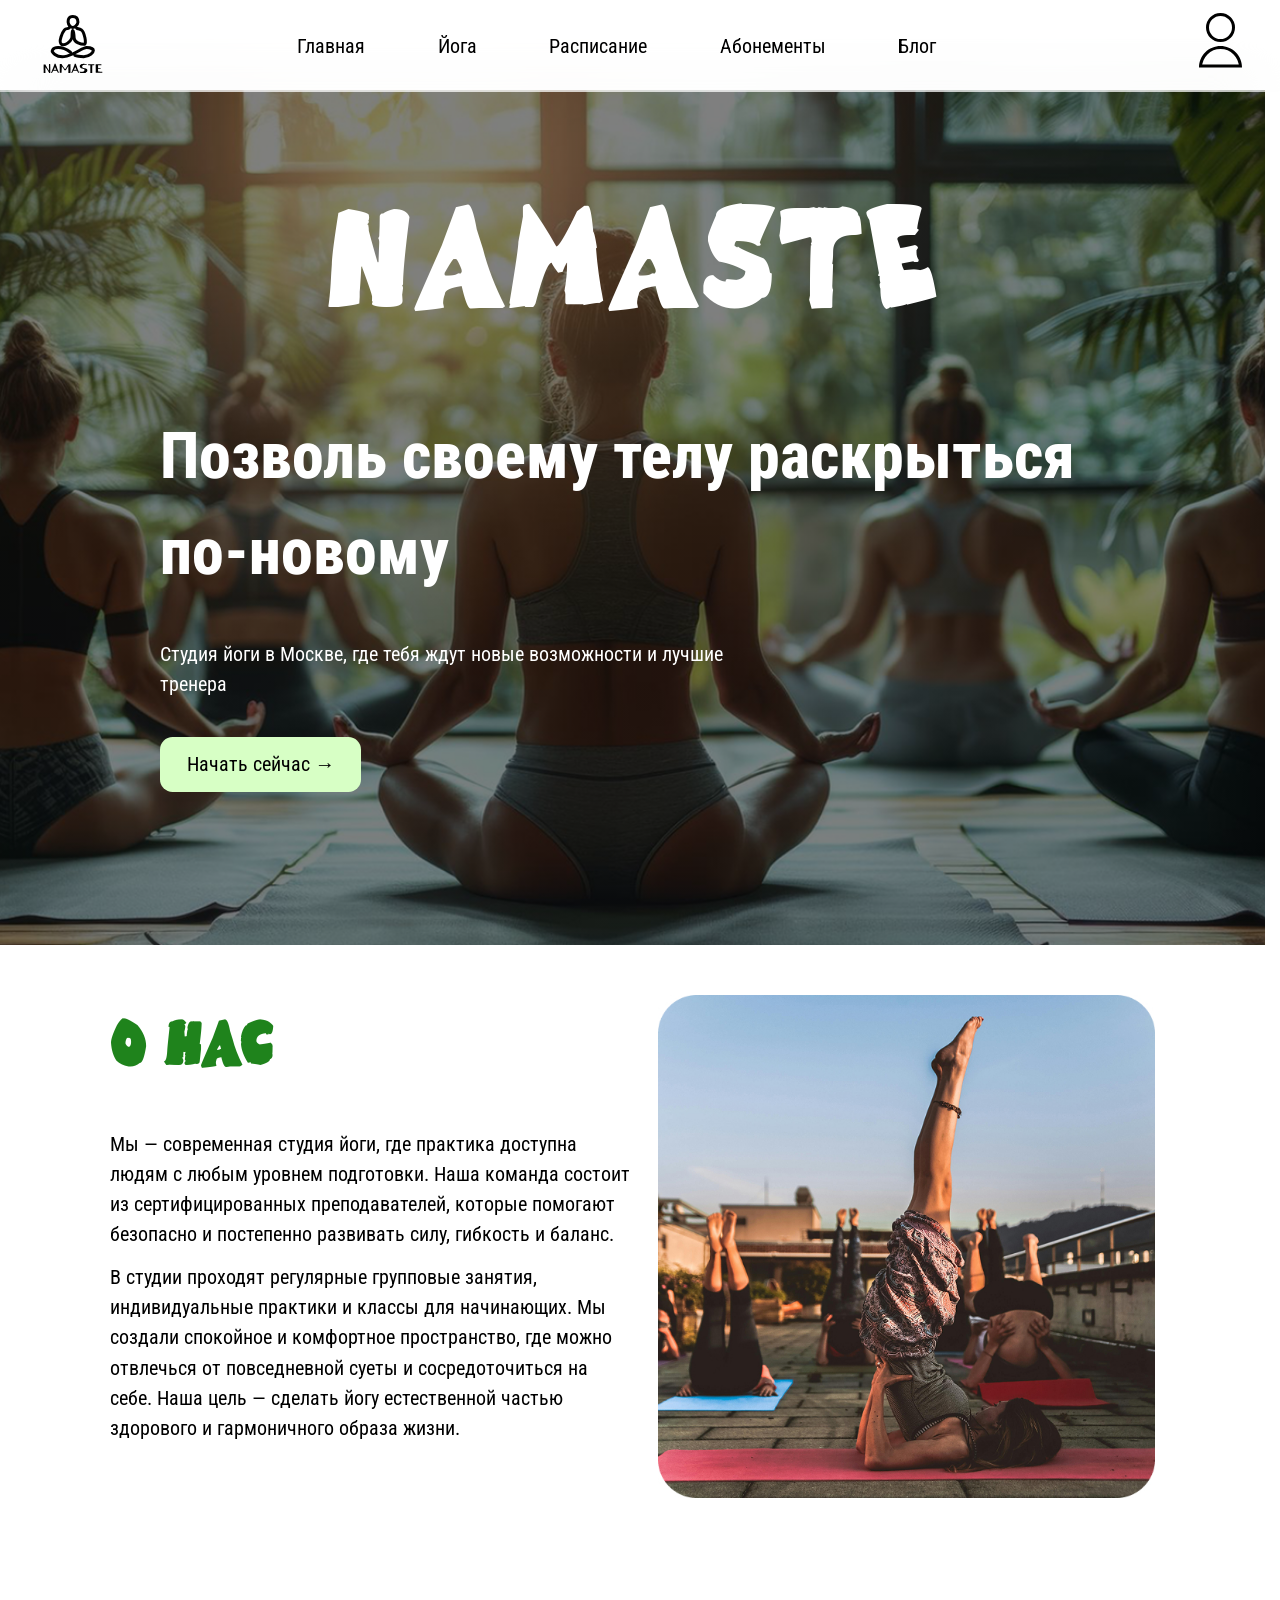
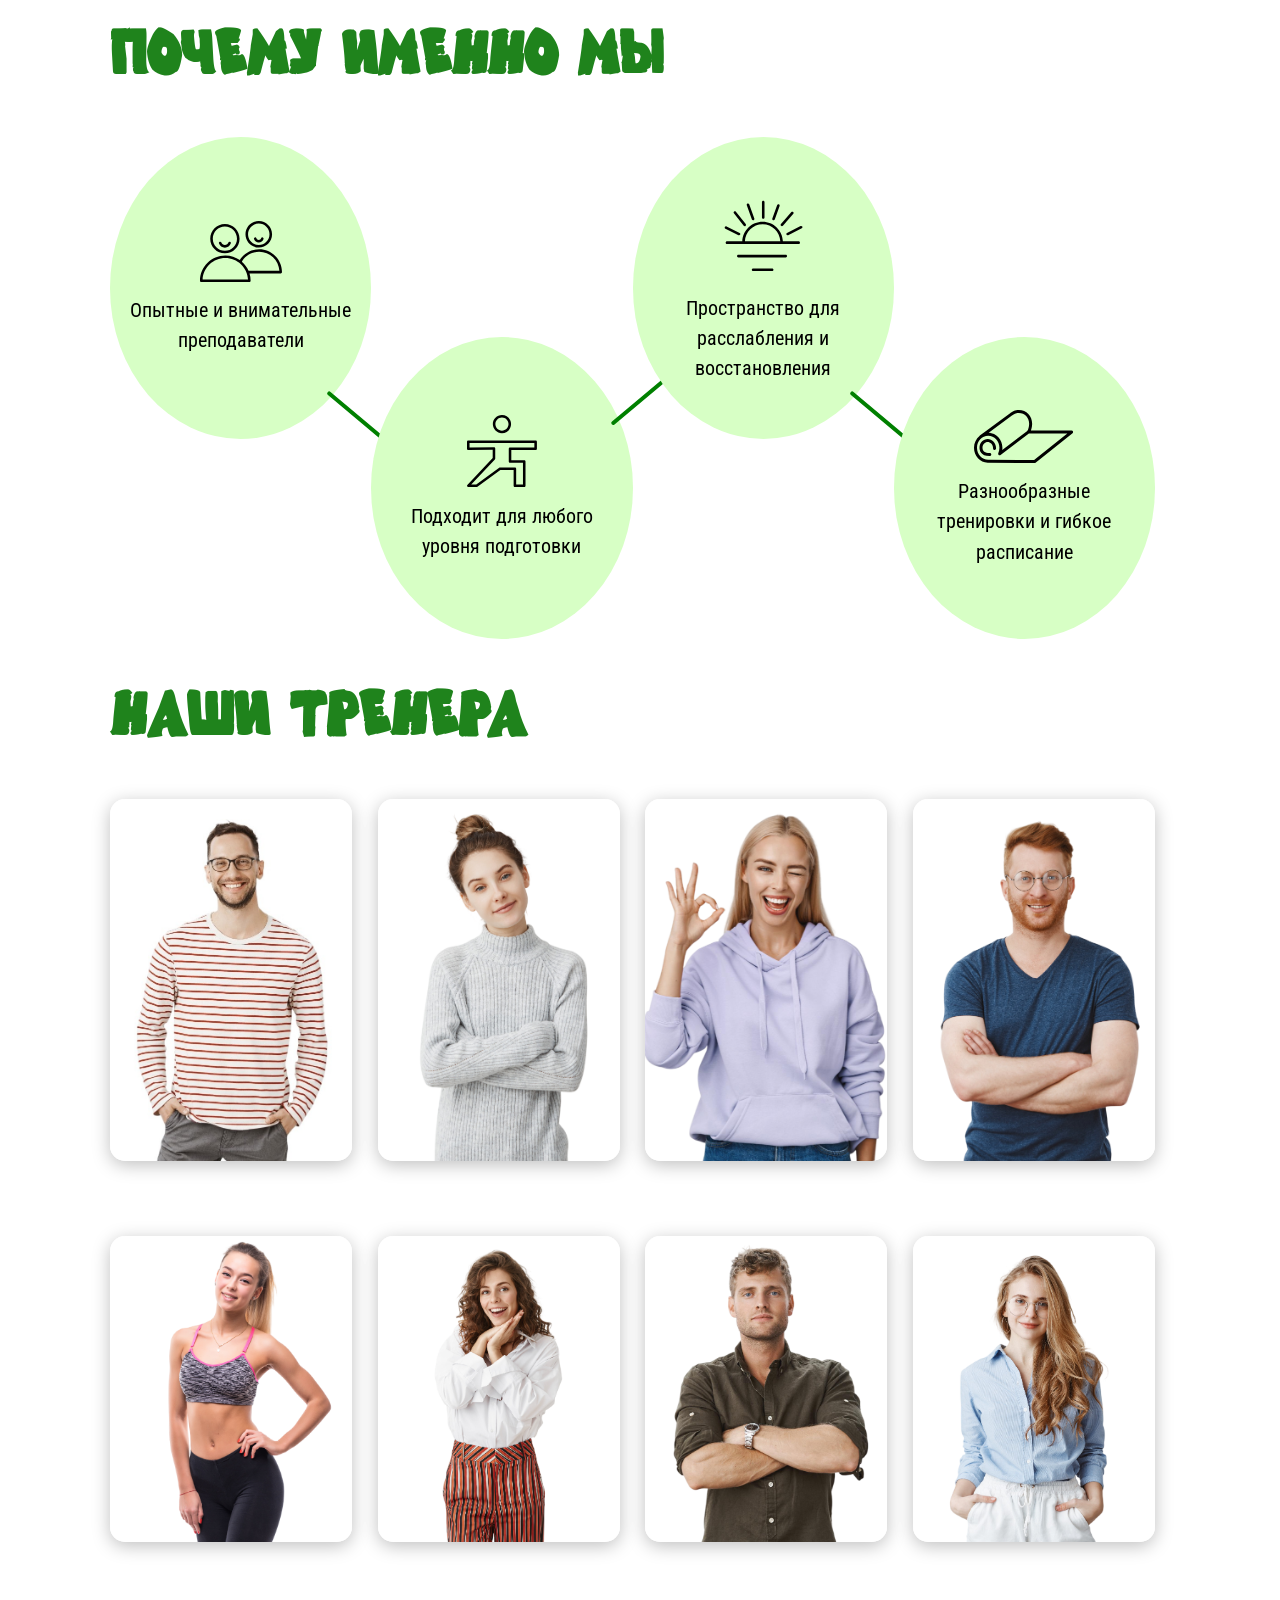
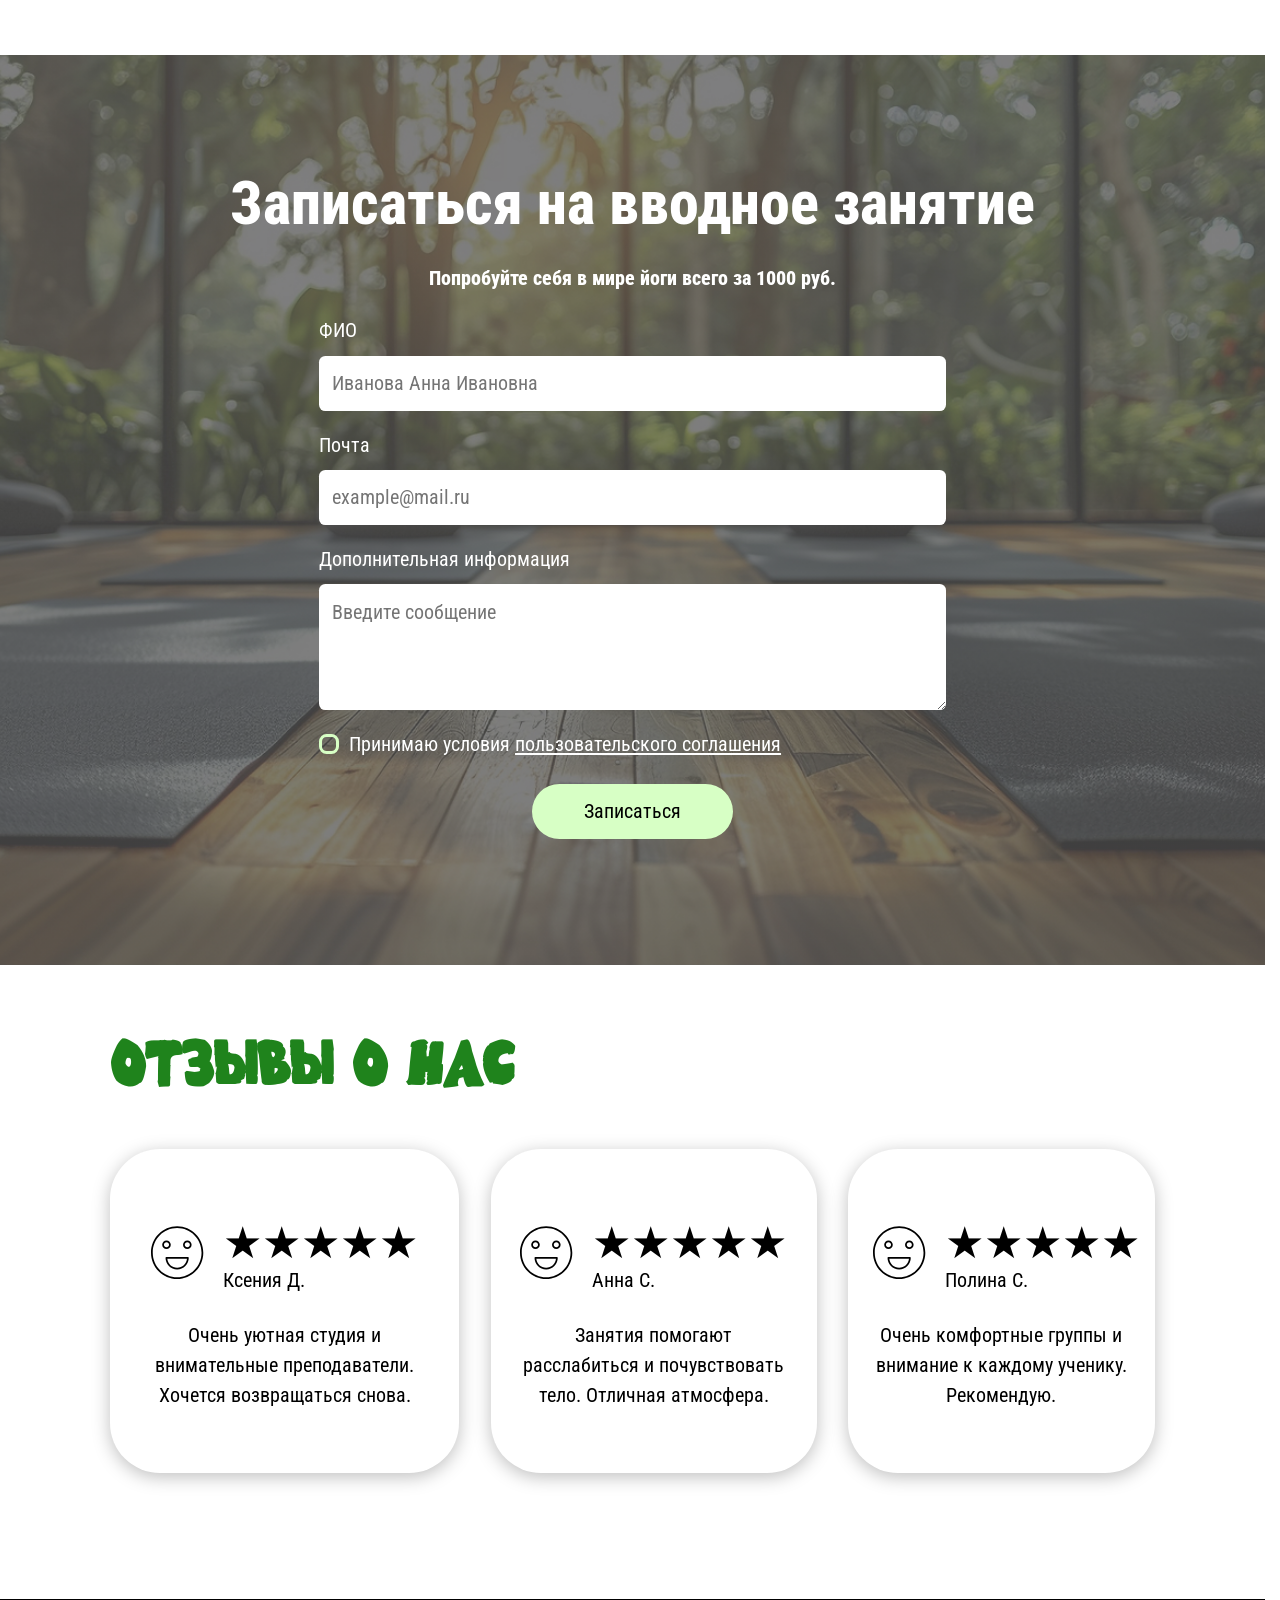
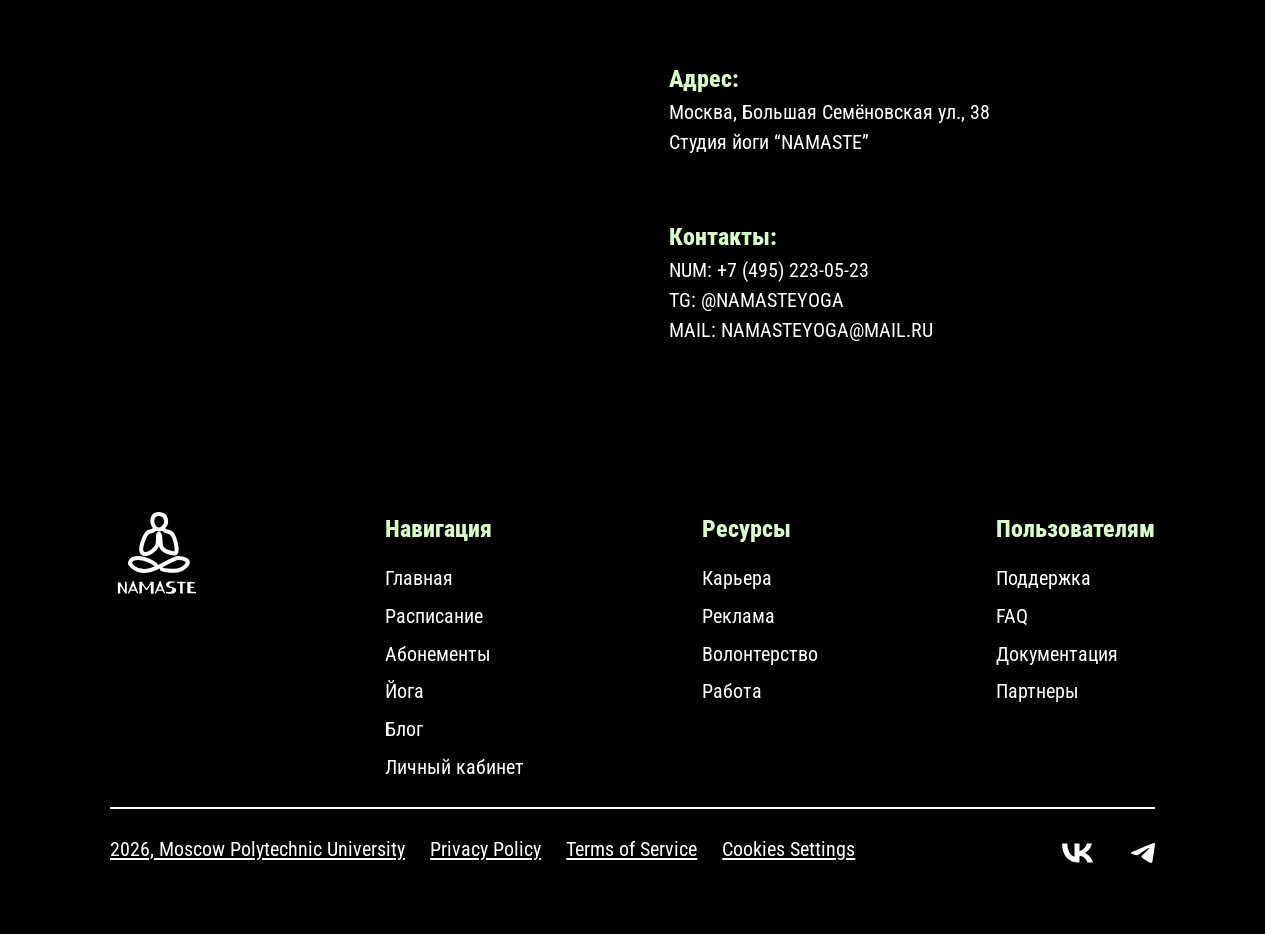
<file: index.html>
<!doctype html>
<html lang="ru">

<head>
  <meta charset="UTF-8" />
  <meta name="viewport" content="width=device-width, initial-scale=1.0" />
  <title>Namaste</title>
  <link rel="stylesheet" href="css/main.css" />
  <script src="js/main.js" defer></script>
</head>

<body>
  <header class="header">
    <div class="logo">
      <img src="./img/logo.svg" alt="Логотип" />
    </div>

    <nav class="full-menu" id="full-menu">
      <div class="logo logo--menu">
        <img src="./img/logo-white.svg" alt="Логотип" class="logo-white" />
      </div>
      <ul class="full-menu__list">
        <li><a class="full-menu__link" href="/">Главная</a></li>
        <li><a class="full-menu__link" href="./pages/about.html">Йога</a></li>
        <li>
          <a class="full-menu__link" href="./pages/shedule.html">Расписание</a>
        </li>
        <li>
          <a class="full-menu__link" href="./pages/subscription.html">Абонементы</a>
        </li>
        <li><a class="full-menu__link" href="./pages/blog.html">Блог</a></li>
        <li>
          <a class="full-menu__link hidden" href="./pages/profile.html">Личный кабинет</a>
        </li>
      </ul>
    </nav>

    <button class="burger" id="burger">
      <span class="burger__line"></span>
      <span class="burger__line"></span>
      <span class="burger__line"></span>
    </button>

    <a href="./pages/profile.html" class="btn__login">
      <img src="./img/profile.svg" alt="" />
    </a>
  </header>
  <main>
    <section class="section section-main">
      <div class="container main">
        <h1 class="main__name">Namaste</h1>
        <strong class="main__title">Позволь своему телу раскрыться по-новому</strong>
        <p class="main__text">
          Студия йоги в Москве, где тебя ждут новые возможности и лучшие
          тренера
        </p>
        <a href="#section-form" class="btn main__link">Начать сейчас →</a>
      </div>
    </section>
    <div class="container">
      <section class="section section-about">
        <div class="section-about__right">
          <h2 class="title">О нас</h2>
          <p class="about__text">
            Мы — современная студия йоги, где практика доступна людям с любым
            уровнем подготовки. Наша команда состоит из сертифицированных
            преподавателей, которые помогают безопасно и постепенно развивать
            силу, гибкость и баланс.
          </p>
          <p class="about__text-2">
            В студии проходят регулярные групповые занятия, индивидуальные
            практики и классы для начинающих. Мы создали спокойное и
            комфортное пространство, где можно отвлечься от повседневной суеты
            и сосредоточиться на себе. Наша цель — сделать йогу естественной
            частью здорового и гармоничного образа жизни.
          </p>
        </div>
        <div class="img-wrapper">
          <img src="./img/about-img.jpg" alt="" />
        </div>
      </section>
      <section class="section advantages">
        <h2 class="title">Почему именно мы</h2>
        <div class="advantages__cont">
          <div class="advantage">
            <img src="./img/advantage/friends.svg" alt="" class="advantage__img" />
            <p class="advantage__text">
              Опытные и внимательные преподаватели
            </p>
          </div>
          <div class="advantage">
            <img src="./img/advantage/men.svg" alt="" class="advantage__img" />
            <p class="advantage__text">
              Подходит для любого уровня подготовки
            </p>
          </div>
          <div class="advantage">
            <img src="./img/advantage/sun.svg" alt="" class="advantage__img" />
            <p class="advantage__text">
              Пространство для расслабления и восстановления
            </p>
          </div>
          <div class="advantage">
            <img src="./img/advantage/paper.svg" alt="" class="advantage__img" />
            <p class="advantage__text">
              Разнообразные тренировки и гибкое расписание
            </p>
          </div>
        </div>
      </section>
      <section class="section">
        <h2 class="title">Наши тренера</h2>
        <div class="trainers">
          <div class="trainer-card">
            <img class="trainer-card__img" src="./img/couch/image.jpg" alt="" />
            <div class="trainer-card__info">
              <h3 class="trainer-card__title">Александр Жуков</h3>
              <p class="trainer-card__text">
                Преподаватель хатха-йоги с опытом более 7 лет
              </p>
            </div>
          </div>
          <div class="trainer-card">
            <img class="trainer-card__img" src="./img/couch/image-Photoroom-14.png" alt="" />
            <div class="trainer-card__info">
              <h3 class="trainer-card__title">Анна Салацкая</h3>
              <p class="trainer-card__text">
                Преподаватель йоги для начинающих и детей
              </p>
            </div>
          </div>
          <div class="trainer-card">
            <img class="trainer-card__img" src="./img/couch/image-Photoroom-15.png" alt="" />
            <div class="trainer-card__info">
              <h3 class="trainer-card__title">Кристина Решетова</h3>
              <p class="trainer-card__text">Инструктор силовой йоги</p>
            </div>
          </div>
          <div class="trainer-card">
            <img class="trainer-card__img" src="./img/couch/image-Photoroom-16.png" alt="" />
            <div class="trainer-card__info">
              <h3 class="trainer-card__title">Степан Кузьмин</h3>
              <p class="trainer-card__text">
                Йога-терапевт, работа со спиной и стрессом
              </p>
            </div>
          </div>
          <div class="trainer-card">
            <img class="trainer-card__img" src="./img/couch/image-Photoroom-17.png" alt="" />
            <div class="trainer-card__info">
              <h3 class="trainer-card__title">Алина Сельчук</h3>
              <p class="trainer-card__text">
                Инструктор виньяса-йоги, развитие силы и гибкости
              </p>
            </div>
          </div>
          <div class="trainer-card">
            <img class="trainer-card__img" src="./img/couch/image-Photoroom-18.png" alt="" />
            <div class="trainer-card__info">
              <h3 class="trainer-card__title">Маргарита Шевчук</h3>
              <p class="trainer-card__text">
                Специалист по пранаяме и медитации с десятилетним стажем
              </p>
            </div>
          </div>
          <div class="trainer-card">
            <img class="trainer-card__img" src="./img/couch/image-Photoroom-19.png" alt="" />
            <div class="trainer-card__info">
              <h3 class="trainer-card__title">Ассауп Данис</h3>
              <p class="trainer-card__text">
                Детский тренер по йоге с упором на баланс и координацию
              </p>
            </div>
          </div>
          <div class="trainer-card">
            <img class="trainer-card__img" src="./img/couch/image-Photoroom-20.png" alt="" />
            <div class="trainer-card__info">
              <h3 class="trainer-card__title">Зарина Ахметова</h3>
              <p class="trainer-card__text">
                Преподаватель утренних энерго-практик
              </p>
            </div>
          </div>
        </div>
      </section>
    </div>
    <section class="section section-form" id="section-form">
      <div class="container">
        <h2 class="form__title">Записаться на вводное занятие</h2>
        <p class="form__text">
          Попробуйте себя в мире йоги всего за 1000 руб.
        </p>
        <form class="form" novalidate>
          <label class="form__label">
            ФИО
            <input name="name" type="text" class="form__input" placeholder="Иванова Анна Ивановна" />
          </label>
          <label class="form__label">
            Почта
            <input name="email" type="email" class="form__input" placeholder="example@mail.ru" />
          </label>
          <label class="form__label">
            Дополнительная информация
            <textarea name="message" class="form__textarea form__input" placeholder="Введите сообщение"></textarea>
          </label>
          <label class="form__container-agreement">
            <input class="form__checkbox" type="checkbox" name="agreement" />
            <span class="form__checkbox-box"></span>
            <p>
              Принимаю условия
              <a class="form__link-agreement" href="#">пользовательского соглашения</a>
            </p>
          </label>
          <button class="btn btn-action" type="submit">Записаться</button>
          <p class="form__status"></p>
        </form>
      </div>
    </section>
    <div class="container">
      <section class="section section-review">
        <h2 class="title">Отзывы о нас</h2>
        <div class="reviews">
          <div class="review">
            <div class="review__top-wrapper">
              <img src="./img/smile-review.svg" alt="" class="review__smile" />
              <div class="review__grade">
                <p class="review__stars">★★★★★</p>
                <p class="review__client">Ксения Д.</p>
              </div>
            </div>
            <p>
              Очень уютная студия и внимательные преподаватели. Хочется
              возвращаться снова.
            </p>
          </div>
          <div class="review">
            <div class="review__top-wrapper">
              <img src="./img/smile-review.svg" alt="" class="review__smile" />
              <div class="review__grade">
                <p class="review__stars">★★★★★</p>
                <p class="review__client">Анна С.</p>
              </div>
            </div>
            <p>
              Занятия помогают расслабиться и почувствовать тело. Отличная
              атмосфера.
            </p>
          </div>
          <div class="review">
            <div class="review__top-wrapper">
              <img src="./img/smile-review.svg" alt="" class="review__smile" />
              <div class="review__grade">
                <p class="review__stars">★★★★★</p>
                <p class="review__client">Полина С.</p>
              </div>
            </div>
            <p>
              Очень комфортные группы и внимание к каждому ученику.
              Рекомендую.
            </p>
          </div>
        </div>
      </section>
    </div>
    <section class="section-contacts">
      <div class="container contacts">
        <ul class="contact-list">
          <h3 class="contact-title">Адрес:</h3>
          <li>Москва, Большая Семёновская ул., 38</li>
          <li>Студия йоги “NAMASTE”</li>
        </ul>
        <ul class="contact-list">
          <h3 class="contact-title">Контакты:</h3>
          <li>NUM: +7 (495) 223-05-23</li>
          <li>TG: @NAMASTEYOGA</li>
          <li>MAIL: NAMASTEYOGA@MAIL.RU</li>
        </ul>
      </div>
      <div class="map-wrapper">
        <iframe src="https://yandex.ru/map-widget/v1/?ll=37.712398%2C55.781358&z=17&pt=37.712398%2C55.781358,pm2blm"
          width="100%" height="450" frameborder="0" allowfullscreen="true">
        </iframe>
      </div>
    </section>
  </main>
  <footer class="footer">
    <div class="container footer-cont">
      <div class="footer-cont__top">
        <a href="/">
          <img src="./img/logo-white.svg" alt="logo" />
        </a>
        <div class="footer__block">
          <h3 class="footer__title">Навигация</h3>
          <ul class="footer__list">
            <li class="footer__item">
              <a class="link" href="/">Главная</a>
            </li>
            <li class="footer__item">
              <a class="link" href="./pages/shedule.html">Расписание</a>
            </li>
            <li class="footer__item">
              <a class="link" href="./pages/subscription.html">Абонементы</a>
            </li>
            <li class="footer__item">
              <a class="link" href="./pages/about.html">Йога</a>
            </li>
            <li class="footer__item">
              <a class="link" href="./pages/blog.html">Блог</a>
            </li>
            <li class="footer__item">
              <a class="link" href="./pages/profile.html">Личный кабинет</a>
            </li>
          </ul>
        </div>
        <div class="footer__block">
          <h3 class="footer__title">Ресурсы</h3>
          <ul class="footer__list">
            <li class="footer__item">
              <a class="link" href="#">Карьера</a>
            </li>
            <li class="footer__item">
              <a class="link" href="#">Реклама</a>
            </li>
            <li class="footer__item">
              <a class="link" href="#">Волонтерство</a>
            </li>
            <li class="footer__item">
              <a class="link" href="#">Работа</a>
            </li>
          </ul>
        </div>
        <div class="footer__block">
          <h3 class="footer__title">Пользователям</h3>
          <ul class="footer__list">
            <li class="footer__item">
              <a class="link" href="#">Поддержка</a>
            </li>
            <li class="footer__item">
              <a class="link" href="#">FAQ</a>
            </li>
            <li class="footer__item">
              <a class="link" href="#">Документация</a>
            </li>
            <li class="footer__item">
              <a class="link" href="#">Партнеры</a>
            </li>
          </ul>
        </div>
      </div>
      <div class="footer__line"></div>
      <div class="footer__end">
        <ul class="footer__list-end">
          <li class="footer__item">
            <a class="footer__doc" href="#">2026, Moscow Polytechnic University</a>
          </li>
          <li class="footer__item">
            <a class="footer__doc" href="#">Privacy Policy</a>
          </li>
          <li class="footer__item">
            <a class="footer__doc" href="#">Terms of Service</a>
          </li>
          <li class="footer__item">
            <a class="footer__doc" href="#">Cookies Settings</a>
          </li>
        </ul>
        <div class="footer__networks">
          <img src="./img/vk.svg" alt="" class="network-icon" />
          <img src="./img/tg.svg" alt="" class="network-icon" />
        </div>
      </div>
    </div>
  </footer>
</body>
<script>
  document.addEventListener('DOMContentLoaded', () => {
    const form = document.querySelector('.form');
    const status = document.querySelector('.form__status');

    const nameInput = form.elements.name;
    const emailInput = form.elements.email;
    const checkbox = form.elements.agreement;

    function validateName() {
      if (nameInput.value.trim().length < 5) {
        nameInput.classList.add('error');
        return false;
      }
      nameInput.classList.remove('error');
      return true;
    }

    function validateEmail() {
      if (!/^\S+@\S+\.\S+$/.test(emailInput.value.trim())) {
        emailInput.classList.add('error');
        return false;
      }
      emailInput.classList.remove('error');
      return true;
    }

    function validateCheckbox() {
      const container = checkbox.closest('.form__container-agreement');
      if (!checkbox.checked) {
        container.classList.add('error');
        return false;
      }
      container.classList.remove('error');
      return true;
    }

    nameInput.addEventListener('blur', validateName);
    emailInput.addEventListener('blur', validateEmail);
    nameInput.addEventListener('focus', () => {
      nameInput.classList.remove('error');
    });

    emailInput.addEventListener('focus', () => {
      emailInput.classList.remove('error');
    });


    checkbox.addEventListener('change', () => {
      checkbox.closest('.form__container-agreement').classList.remove('error');
    });

    form.addEventListener('submit', (e) => {
      e.preventDefault();

      const isValid =
        validateName() &&
        validateEmail() &&
        validateCheckbox();

      showMessage(isValid);
    });

    function showMessage(success) {
      status.textContent = success
        ? 'Заявка отправлена'
        : 'Проверьте поля';

      status.style.color = success ? 'lightgreen' : 'tomato';

      status.style.opacity = '1';

      // скрыть через 2 секунды
      setTimeout(() => {
        status.style.opacity = '0';
      }, 2000);

      if (success) {
        form.reset();
      }
    }
  });
</script>

</html>
</file>
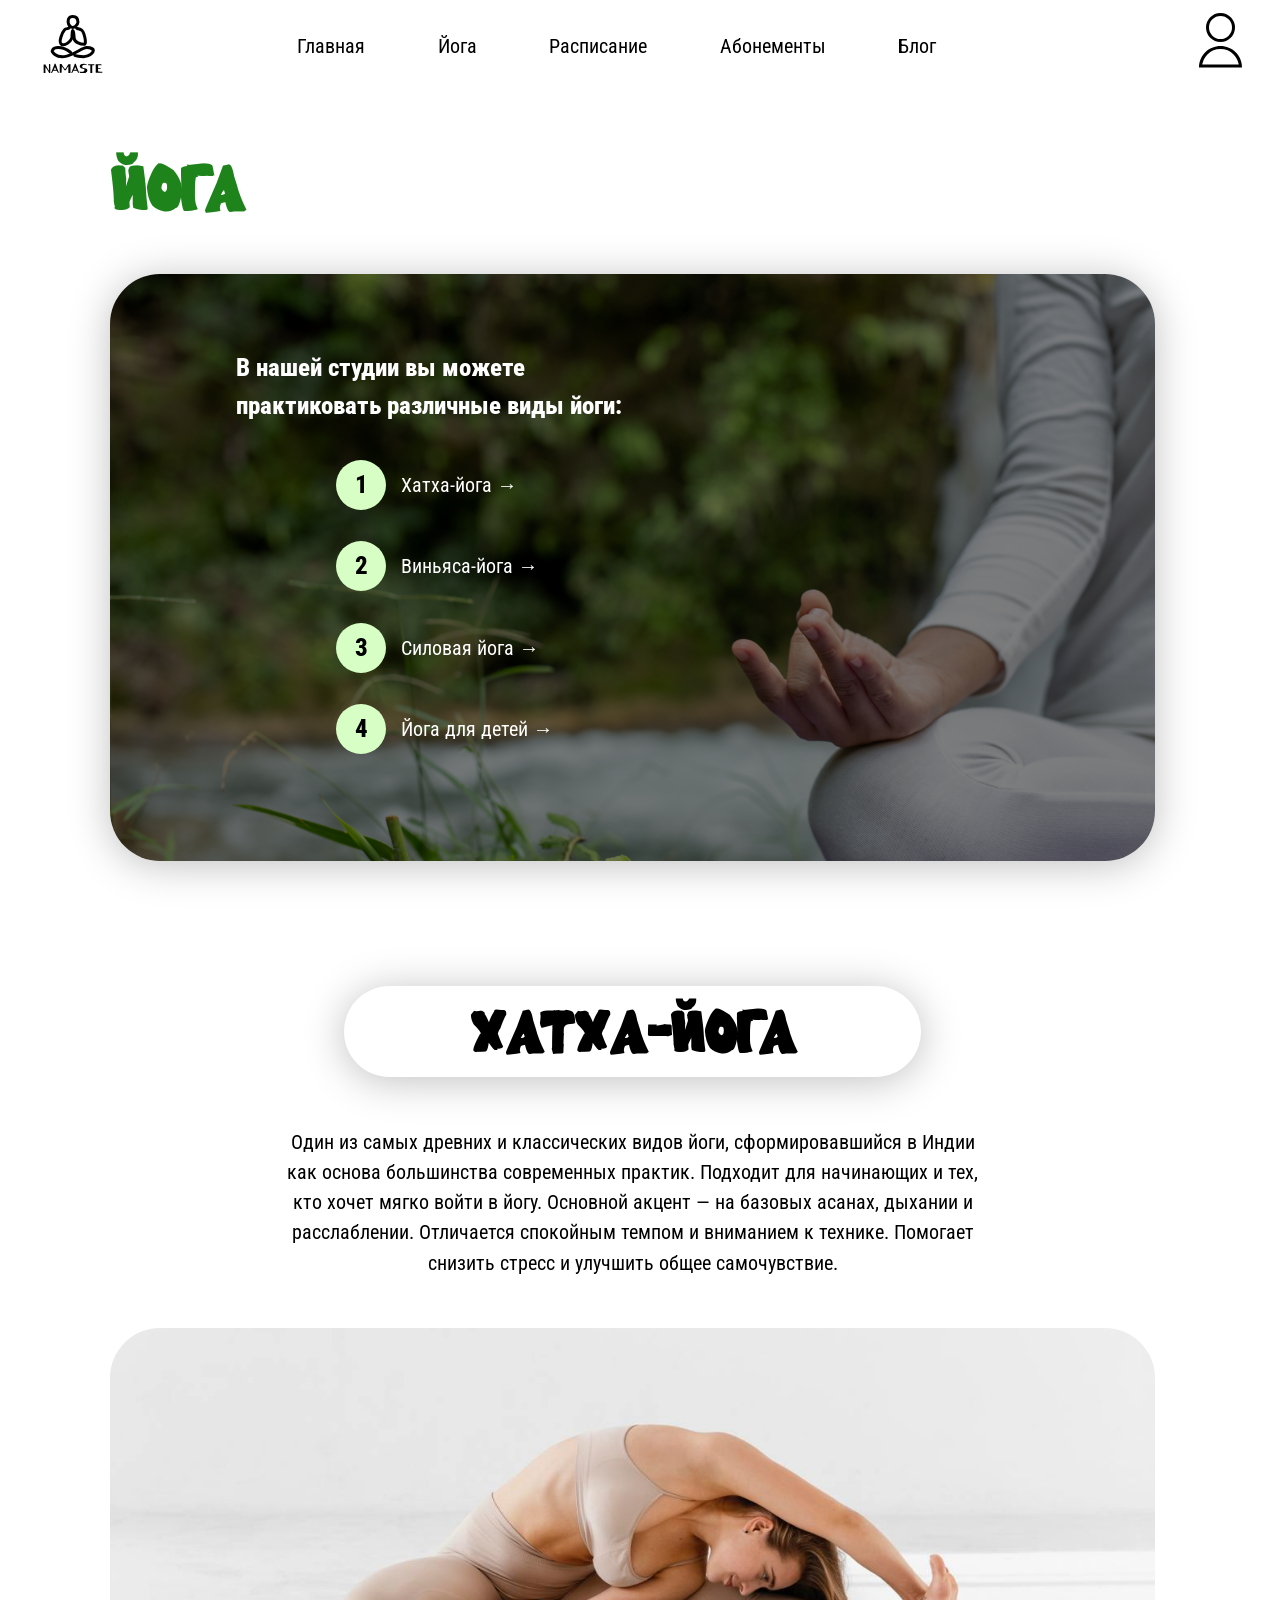
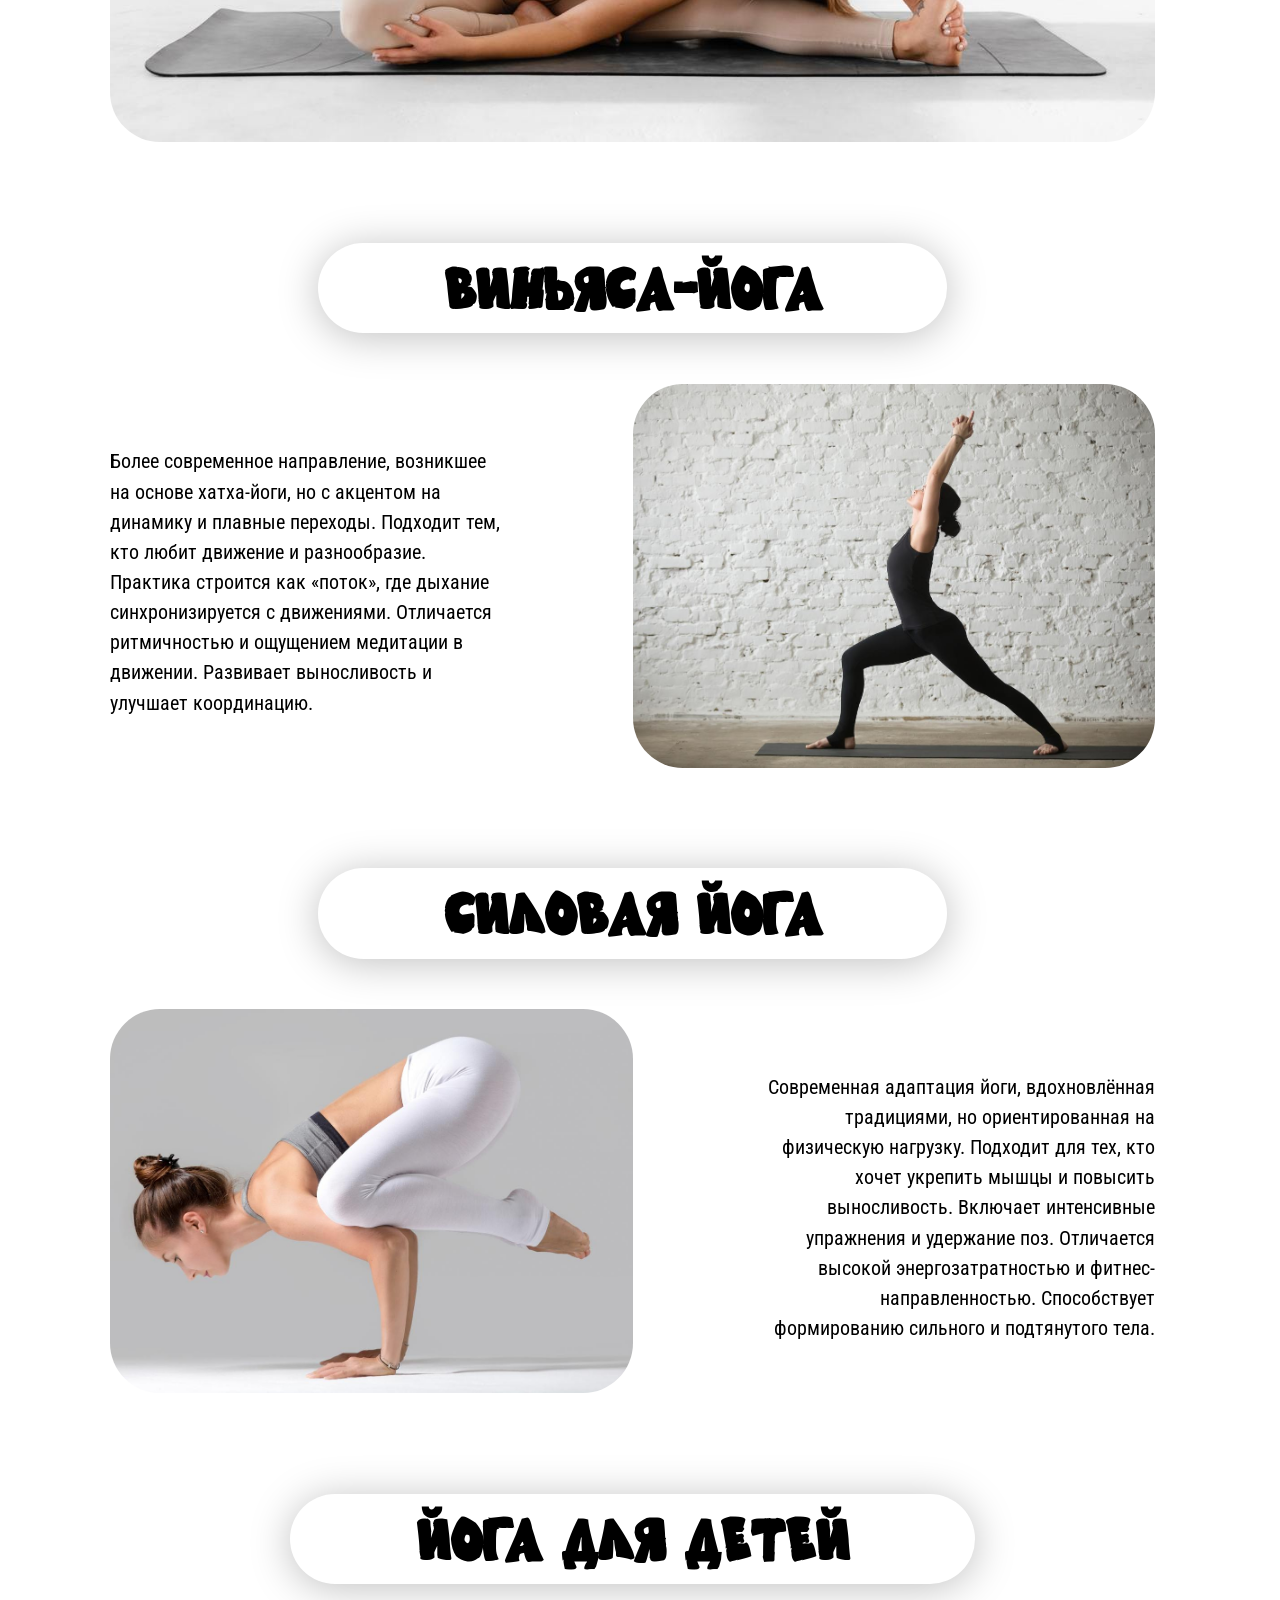
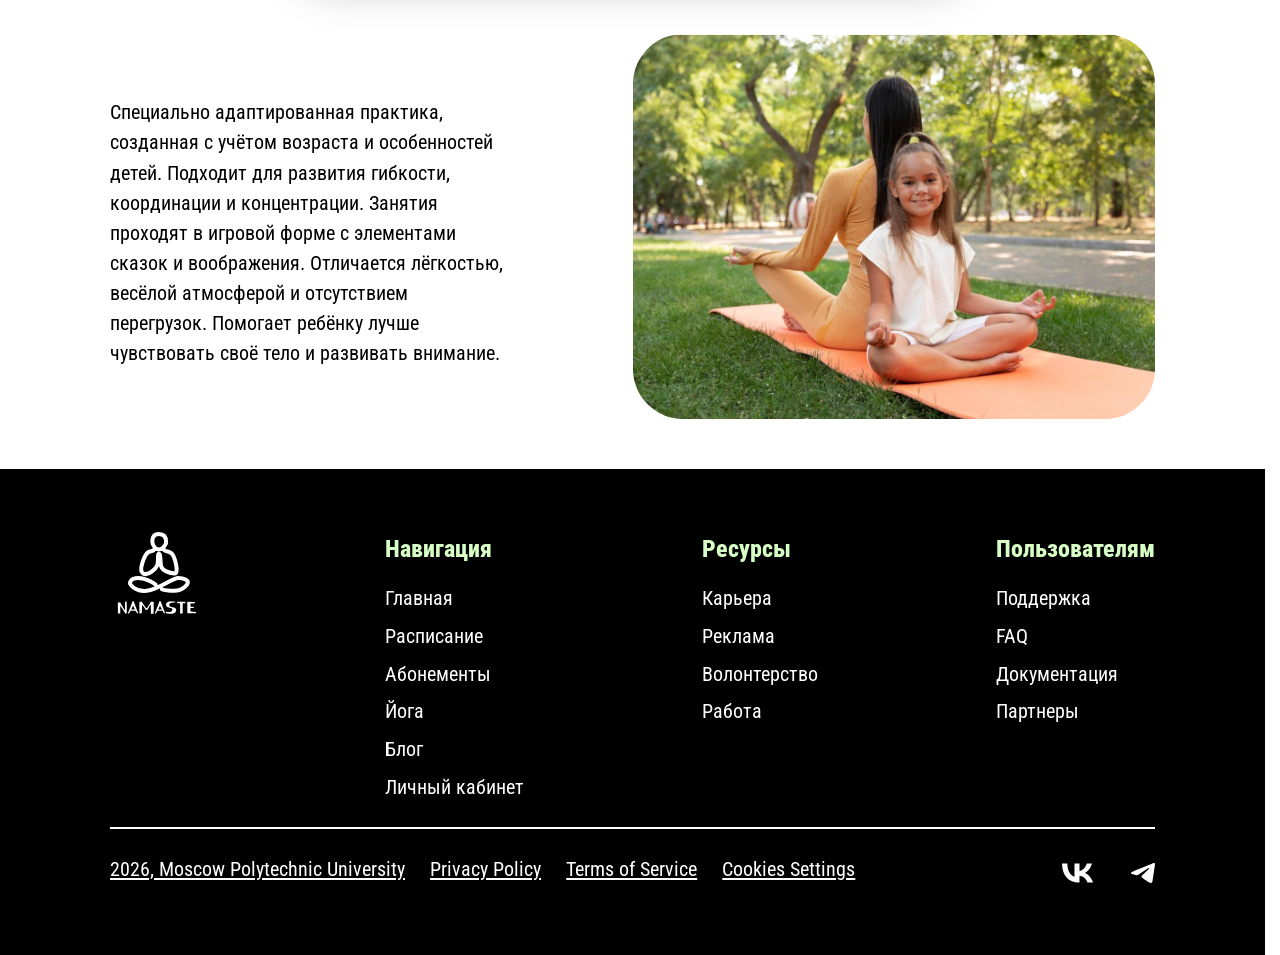
<file: pages/about.html>
<!doctype html>
<html lang="ru">

<head>
  <meta charset="UTF-8" />
  <meta name="viewport" content="width=device-width, initial-scale=1.0" />
  <title>Namaste</title>
  <link rel="stylesheet" href="../css/main.css" />
  <script src="../js/main.js" defer></script>
</head>

<body>
  <header class="header">
    <div class="logo">
      <a href="/">
        <img src="../img/logo.svg" alt="Логотип" />
      </a>
    </div>

    <nav class="full-menu" id="full-menu">
      <div class="logo logo--menu">
        <img src="../img/logo-white.svg" alt="Логотип" class="logo-white" />
      </div>
      <ul class="full-menu__list">
        
        <li><a class="full-menu__link" href="/">Главная</a></li>
        <li>
          <a class="full-menu__link" href="../pages/about.html">Йога</a>
        </li>
        <li>
          <a class="full-menu__link" href="../pages/shedule.html">Расписание</a>
        </li>
        <li>
          <a class="full-menu__link" href="../pages/subscription.html">Абонементы</a>
        </li>
        <li><a class="full-menu__link" href="../pages/blog.html">Блог</a></li>
        <li><a class="full-menu__link hidden" href="../pages/profile.html">Личный кабинет</a></li>
      </ul>
    </nav>

    <button class="burger" id="burger">
      <span class="burger__line"></span>
      <span class="burger__line"></span>
      <span class="burger__line"></span>
    </button>

    <a href="../pages/profile.html" class="btn__login">
      <img src="../img/profile.svg" alt="" />
    </a>
  </header>
  <main>
    <div class="container">
      <section class="section">
        <h1 class="title">Йога</h1>
        <div class="about__content">
          <p class="types-of-yoga__text">
            В нашей студии вы можете практиковать различные виды йоги:
          </p>
          <ol class="types-of-yoga">
            <li class="types-of-yoga__item">
              <a href="#hatha" class="link">Хатха-йога →</a>
            </li>
            <li class="types-of-yoga__item">
              <a href="#vinyasa" class="link">Виньяса-йога →</a>
            </li>
            <li class="types-of-yoga__item">
              <a href="#strong-yoga" class="link">Силовая йога →</a>
            </li>
            <li class="types-of-yoga__item">
              <a href="#child-yoga" class="link">Йога для детей →</a>
            </li>
          </ol>
        </div>
      </section>
      <section class="section" id="hatha">
        <div class="title-of-yoga-wrapper">
          <h2 class="title-of-yoga">хатха-йога</h2>
        </div>
        <p class="text-center yoga-text-center">
          Один из самых древних и классических видов йоги, сформировавшийся в
          Индии как основа большинства современных практик. Подходит для
          начинающих и тех, кто хочет мягко войти в йогу. Основной акцент — на
          базовых асанах, дыхании и расслаблении. Отличается спокойным темпом
          и вниманием к технике. Помогает снизить стресс и улучшить общее
          самочувствие.
        </p>
        <img class="yoga-image yoga-image-hatha" src="../img/about-page/exercise.jpg" alt="" />
      </section>
      <section class="section" id="vinyasa">
        <div class="title-of-yoga-wrapper">
          <h2 class="title-of-yoga">виньяса-йога</h2>
        </div>
        <div class="vinyasa-content">
          <p class="text-center yoga-text-left">
            Более современное направление, возникшее на основе хатха-йоги, но
            с акцентом на динамику и плавные переходы. Подходит тем, кто любит
            движение и разнообразие. Практика строится как «поток», где
            дыхание синхронизируется с движениями. Отличается ритмичностью и
            ощущением медитации в движении. Развивает выносливость и улучшает
            координацию.
          </p>
          <img class="yoga-image yoga-image-vinyasa" src="../img/about-page/exer-2.jpg" alt="" />
        </div>
      </section>
      <section class="section" id="strong-yoga">
        <div class="title-of-yoga-wrapper">
          <h2 class="title-of-yoga">силовая йога</h2>
        </div>
        <div class="strong-yoga-content">
          <p class="text-center yoga-text-right">
            Современная адаптация йоги, вдохновлённая традициями, но
            ориентированная на физическую нагрузку. Подходит для тех, кто
            хочет укрепить мышцы и повысить выносливость. Включает интенсивные
            упражнения и удержание поз. Отличается высокой энергозатратностью
            и фитнес-направленностью. Способствует формированию сильного и
            подтянутого тела.
          </p>
          <img class="yoga-image yoga-image-vinyasa" src="../img/about-page/exer-3.jpg" alt="" />
        </div>
      </section>
      <section class="section" id="child-yoga">
        <div class="title-of-yoga-wrapper">
          <h2 class="title-of-yoga">йога для детей</h2>
        </div>
        <div class="vinyasa-content">
          <p class="text-center yoga-text-left">
            Специально адаптированная практика, созданная с учётом возраста и
            особенностей детей. Подходит для развития гибкости, координации и
            концентрации. Занятия проходят в игровой форме с элементами сказок
            и воображения. Отличается лёгкостью, весёлой атмосферой и
            отсутствием перегрузок. Помогает ребёнку лучше чувствовать своё
            тело и развивать внимание.
          </p>
          <img class="yoga-image yoga-image-vinyasa" src="../img/about-page/exer-4.jpg" alt="" />
        </div>
      </section>
    </div>
  </main>
  <footer class="footer">
    <div class="container footer-cont">
      <div class="footer-cont__top">
        <a href="/">
          <img src="../img/logo-white.svg" alt="logo" />
        </a>
        <div class="footer__block">
          <h3 class="footer__title">Навигация</h3>
          <ul class="footer__list">
            <li class="footer__item">
              <a class="link" href="/">Главная</a>
            </li>
            <li class="footer__item">
              <a class="link" href="../pages/shedule.html">Расписание</a>
            </li>
            <li class="footer__item">
              <a class="link" href="../pages/subscription.html">Абонементы</a>
            </li>
            <li class="footer__item">
              <a class="link" href="../pages/about.html">Йога</a>
            </li>
            <li class="footer__item">
              <a class="link" href="../pages/blog.html">Блог</a>
            </li>
            <li class="footer__item">
              <a class="link" href="../pages/profile.html">Личный кабинет</a>
            </li>
          </ul>
        </div>
        <div class="footer__block">
          <h3 class="footer__title">Ресурсы</h3>
          <ul class="footer__list">
            <li class="footer__item">
              <a class="link" href="#">Карьера</a>
            </li>
            <li class="footer__item">
              <a class="link" href="#">Реклама</a>
            </li>
            <li class="footer__item">
              <a class="link" href="#">Волонтерство</a>
            </li>
            <li class="footer__item">
              <a class="link" href="#">Работа</a>
            </li>
          </ul>
        </div>
        <div class="footer__block">
          <h3 class="footer__title">Пользователям</h3>
          <ul class="footer__list">
            <li class="footer__item">
              <a class="link" href="#">Поддержка</a>
            </li>
            <li class="footer__item">
              <a class="link" href="#">FAQ</a>
            </li>
            <li class="footer__item">
              <a class="link" href="#">Документация</a>
            </li>
            <li class="footer__item">
              <a class="link" href="#">Партнеры</a>
            </li>
          </ul>
        </div>
      </div>
      <div class="footer__line"></div>
      <div class="footer__end">
        <ul class="footer__list-end">
          <li class="footer__item">
            <a class="footer__doc" href="#">2026, Moscow Polytechnic University</a>
          </li>
          <li class="footer__item">
            <a class="footer__doc" href="#">Privacy Policy</a>
          </li>
          <li class="footer__item">
            <a class="footer__doc" href="#">Terms of Service</a>
          </li>
          <li class="footer__item">
            <a class="footer__doc" href="#">Cookies Settings</a>
          </li>
        </ul>
        <div class="footer__networks">
          <img src="../img/vk.svg" alt="" class="network-icon" />
          <img src="../img/tg.svg" alt="" class="network-icon" />
        </div>
      </div>
    </div>
  </footer>
</body>

</html>
</file>
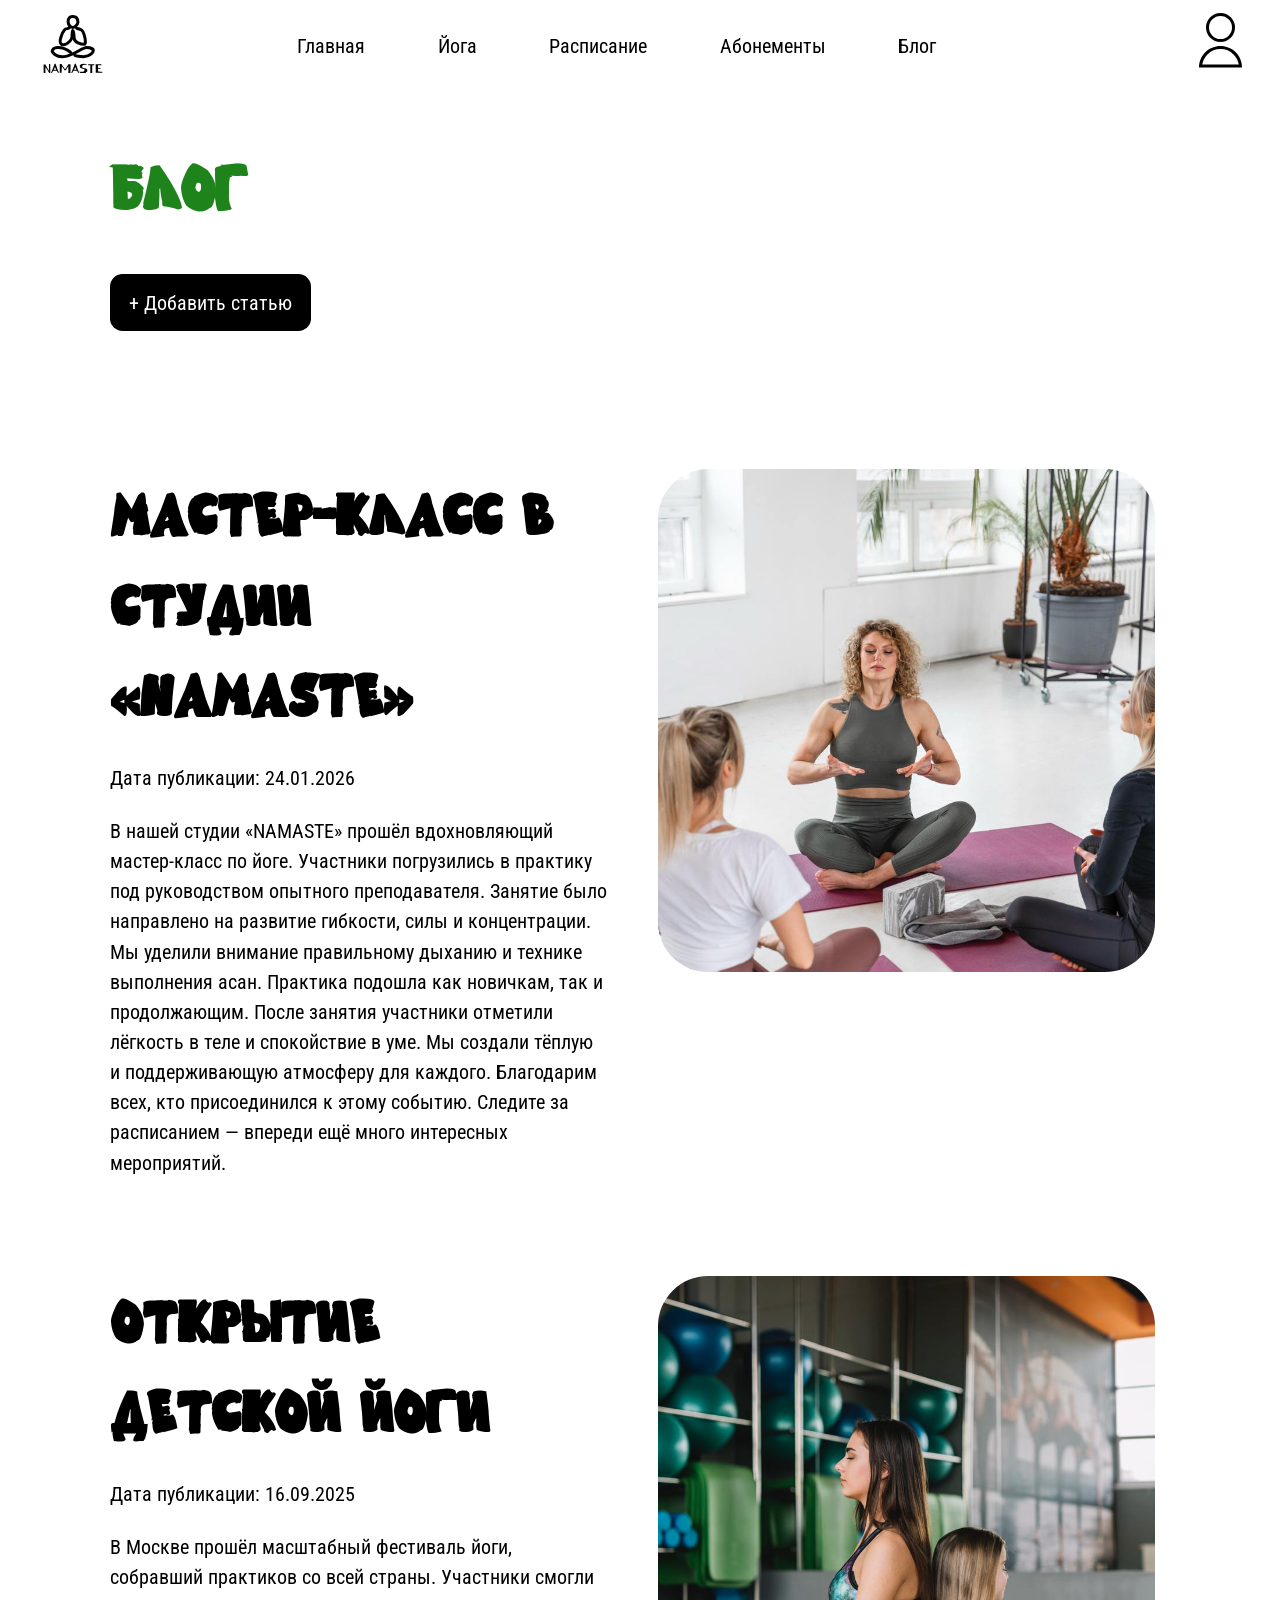
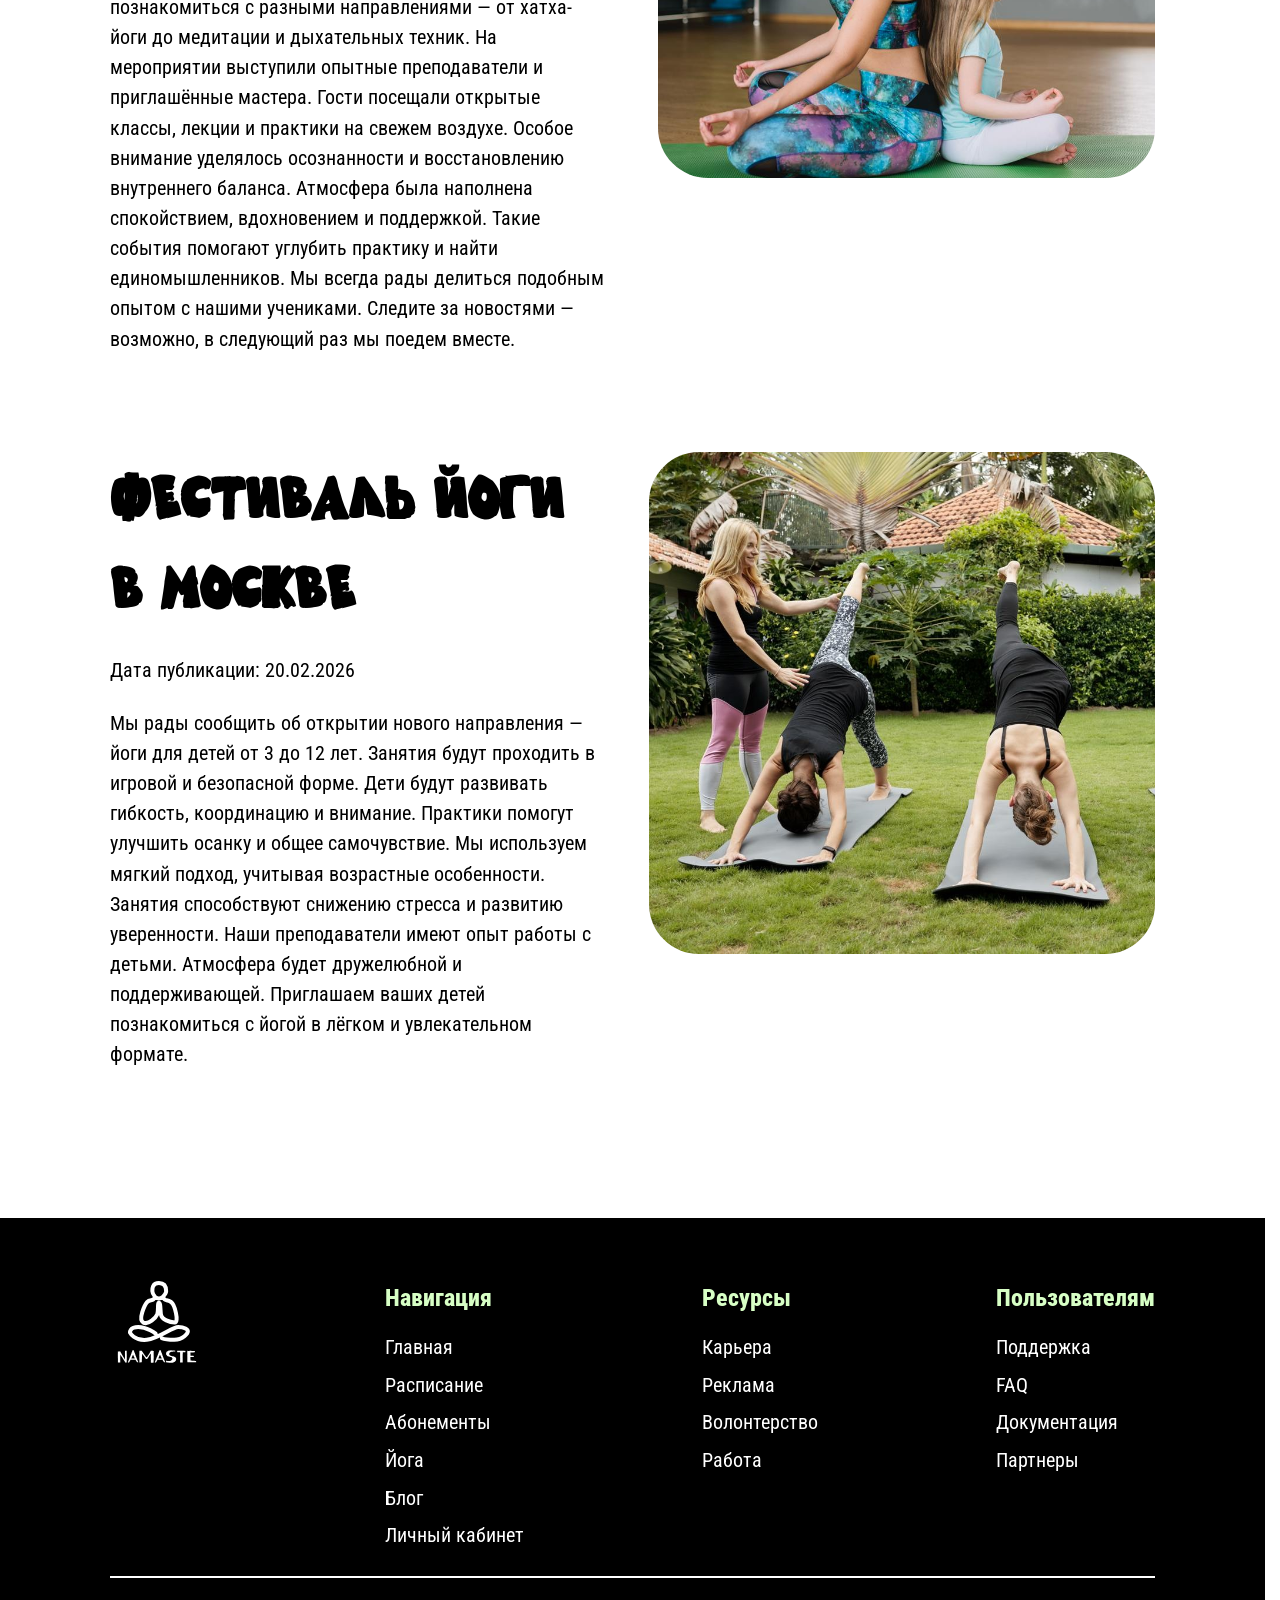
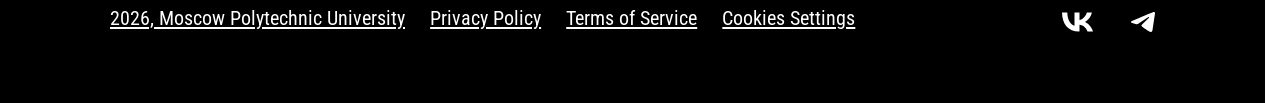
<file: pages/blog.html>
<!doctype html>
<html lang="ru">

<head>
  <meta charset="UTF-8" />
  <meta name="viewport" content="width=device-width, initial-scale=1.0" />
  <title>Namaste</title>
  <link rel="stylesheet" href="../css/main.css" />
  <script src="../js/main.js" defer></script>
</head>

<body>
  <header class="header">
    <div class="logo">
      <a href="/">
        <img src="../img/logo.svg" alt="Логотип" />
      </a>
    </div>

    <nav class="full-menu" id="full-menu">
      <div class="logo logo--menu">
        <img src="../img/logo-white.svg" alt="Логотип" class="logo-white" />
      </div>
      <ul class="full-menu__list">

        <li><a class="full-menu__link" href="/">Главная</a></li>

        <li>
          <a class="full-menu__link" href="../pages/about.html">Йога</a>
        </li>
        <li>
          <a class="full-menu__link" href="../pages/shedule.html">Расписание</a>
        </li>
        <li>
          <a class="full-menu__link" href="../pages/subscription.html">Абонементы</a>
        </li>
        <li><a class="full-menu__link" href="../pages/blog.html">Блог</a></li>
        <li><a class="full-menu__link hidden" href="../pages/profile.html">Личный кабинет</a></li>

      </ul>
    </nav>

    <button class="burger" id="burger">
      <span class="burger__line"></span>
      <span class="burger__line"></span>
      <span class="burger__line"></span>
    </button>

    <a href="../pages/profile.html" class="btn__login">
      <img src="../img/profile.svg" alt="" />
    </a>
  </header>
  <main>
    <div class="container">
      <section class="section">
        <h1 class="title">Блог</h1>

        <button class="btn btn__form" id="openBtn">+ Добавить статью</button>

        <form class="form-card" id="formCard">
          <h3 class="form-title">Новая запись</h3>
          <label class="form__label">
            Заголовок
            <input class="form__input-login" type="text" id="fTitle" placeholder="Введите заголовок..." />
          </label>

          <label class="form__label">
            Текст записи
            <textarea class="form__input-login" id="fText" placeholder="Напишите текст публикации..."></textarea>
          </label>
          <label class="form__label">
            Изображение
            <input type="file" id="fFile" class="form__input-login" />
          </label>

          <div class="form-actions">
            <button class="btn btn__form" id="submitBtn">Опубликовать</button>
            <button class="btn btn__form" id="cancelBtn">Отмена</button>
          </div>
        </form>
      </section>

      <section class="section" id="blogSection">
        <div class="blog-container">
          <div class="blog-content">
            <h2 class="title-blog">Мастер-класс в студии «NAMASTE»</h2>
            <p class="text-blog">Дата публикации: <span>24.01.2026</span></p>
            <p class="text-blog">
              В нашей студии «NAMASTE» прошёл вдохновляющий мастер-класс по
              йоге. Участники погрузились в практику под руководством опытного
              преподавателя. Занятие было направлено на развитие гибкости,
              силы и концентрации. Мы уделили внимание правильному дыханию и
              технике выполнения асан. Практика подошла как новичкам, так и
              продолжающим. После занятия участники отметили лёгкость в теле и
              спокойствие в уме. Мы создали тёплую и поддерживающую атмосферу
              для каждого. Благодарим всех, кто присоединился к этому событию.
              Следите за расписанием — впереди ещё много интересных
              мероприятий.
            </p>
          </div>
          <img class="image-blog" src="../img/blog/photo_1_2026-05-03_18-31-20.jpg" alt="" />
        </div>

        <div class="blog-container">
          <div class="blog-content">
            <h2 class="title-blog">Открытие детской йоги</h2>
            <p class="text-blog">Дата публикации: <span>16.09.2025</span></p>
            <p class="text-blog">
              В Москве прошёл масштабный фестиваль йоги, собравший практиков
              со всей страны. Участники смогли познакомиться с разными
              направлениями — от хатха-йоги до медитации и дыхательных техник.
              На мероприятии выступили опытные преподаватели и приглашённые
              мастера. Гости посещали открытые классы, лекции и практики на
              свежем воздухе. Особое внимание уделялось осознанности и
              восстановлению внутреннего баланса. Атмосфера была наполнена
              спокойствием, вдохновением и поддержкой. Такие события помогают
              углубить практику и найти единомышленников. Мы всегда рады
              делиться подобным опытом с нашими учениками. Следите за
              новостями — возможно, в следующий раз мы поедем вместе.
            </p>
          </div>

          <img class="image-blog" src="../img/blog/photo_2_2026-05-03_18-31-20.jpg" alt="" />
        </div>

        <div class="blog-container">
          <div class="blog-content">
            <h2 class="title-blog">Фестиваль йоги в Москве</h2>
            <p class="text-blog">Дата публикации: <span>20.02.2026</span></p>
            <p class="text-blog">
              Мы рады сообщить об открытии нового направления — йоги для детей
              от 3 до 12 лет. Занятия будут проходить в игровой и безопасной
              форме. Дети будут развивать гибкость, координацию и внимание.
              Практики помогут улучшить осанку и общее самочувствие. Мы
              используем мягкий подход, учитывая возрастные особенности.
              Занятия способствуют снижению стресса и развитию уверенности.
              Наши преподаватели имеют опыт работы с детьми. Атмосфера будет
              дружелюбной и поддерживающей. Приглашаем ваших детей
              познакомиться с йогой в лёгком и увлекательном формате.
            </p>
          </div>

          <img class="image-blog" src="../img/blog/photo_3_2026-05-03_18-31-20.jpg" alt="" />
        </div>
      </section>
    </div>
  </main>
  <footer class="footer">
    <div class="container footer-cont">
      <div class="footer-cont__top">
        <a href="/">
          <img src="../img/logo-white.svg" alt="logo" />
        </a>
        <div class="footer__block">
          <h3 class="footer__title">Навигация</h3>
          <ul class="footer__list">
            <li class="footer__item">
              <a class="link" href="/">Главная</a>
            </li>
            <li class="footer__item">
              <a class="link" href="../pages/shedule.html">Расписание</a>
            </li>
            <li class="footer__item">
              <a class="link" href="../pages/subscription.html">Абонементы</a>
            </li>
            <li class="footer__item">
              <a class="link" href="../pages/about.html">Йога</a>
            </li>
            <li class="footer__item">
              <a class="link" href="../pages/blog.html">Блог</a>
            </li>
            <li class="footer__item">
              <a class="link" href="../pages/profile.html">Личный кабинет</a>
            </li>
          </ul>
        </div>
        <div class="footer__block">
          <h3 class="footer__title">Ресурсы</h3>
          <ul class="footer__list">
            <li class="footer__item">
              <a class="link" href="#">Карьера</a>
            </li>
            <li class="footer__item">
              <a class="link" href="#">Реклама</a>
            </li>
            <li class="footer__item">
              <a class="link" href="#">Волонтерство</a>
            </li>
            <li class="footer__item">
              <a class="link" href="#">Работа</a>
            </li>
          </ul>
        </div>
        <div class="footer__block">
          <h3 class="footer__title">Пользователям</h3>
          <ul class="footer__list">
            <li class="footer__item">
              <a class="link" href="#">Поддержка</a>
            </li>
            <li class="footer__item">
              <a class="link" href="#">FAQ</a>
            </li>
            <li class="footer__item">
              <a class="link" href="#">Документация</a>
            </li>
            <li class="footer__item">
              <a class="link" href="#">Партнеры</a>
            </li>
          </ul>
        </div>
      </div>
      <div class="footer__line"></div>
      <div class="footer__end">
        <ul class="footer__list-end">
          <li class="footer__item">
            <a class="footer__doc" href="#">2026, Moscow Polytechnic University</a>
          </li>
          <li class="footer__item">
            <a class="footer__doc" href="#">Privacy Policy</a>
          </li>
          <li class="footer__item">
            <a class="footer__doc" href="#">Terms of Service</a>
          </li>
          <li class="footer__item">
            <a class="footer__doc" href="#">Cookies Settings</a>
          </li>
        </ul>
        <div class="footer__networks">
          <img src="../img/vk.svg" alt="" class="network-icon" />
          <img src="../img/tg.svg" alt="" class="network-icon" />
        </div>
      </div>
    </div>
  </footer>
</body>

</html>

<script>
  const openBtn = document.getElementById("openBtn");
  const formCard = document.getElementById("formCard");
  const cancelBtn = document.getElementById("cancelBtn");
  const submitBtn = document.getElementById("submitBtn");
  const fTitle = document.getElementById("fTitle");
  const fText = document.getElementById("fText");
  const fFile = document.getElementById("fFile");
  const blogSection = document.getElementById("blogSection");

  openBtn.addEventListener("click", () => {
    formCard.classList.add("visible");
    openBtn.style.display = "none";
    fTitle.focus();
  });

  cancelBtn.addEventListener("click", resetForm);

  function resetForm() {
    formCard.classList.remove("visible");
    openBtn.style.display = "inline-flex";
    fTitle.value = "";
    fText.value = "";
    fFile.value = "";
  }

  function getFormattedDate() {
    const today = new Date();
    const d = String(today.getDate()).padStart(2, "0");
    const m = String(today.getMonth() + 1).padStart(2, "0");
    const y = today.getFullYear();
    return `${d}.${m}.${y}`;
  }

  submitBtn.addEventListener("click", (e) => {
    e.preventDefault();

    const title = fTitle.value.trim();
    const text = fText.value.trim();

    if (!title || !text) {
      alert("Пожалуйста, заполните заголовок и текст записи.");
      return;
    }

    const file = fFile.files[0];

    function createCard(imageSrc) {
      const card = document.createElement("div");
      card.className = "blog-container";

      card.innerHTML = `
        <div class="blog-content">
          <h2 class="title-blog">${title}</h2>
          <p class="text-blog">Дата публикации: <span>${getFormattedDate()}</span></p>
          <p class="text-blog">${text}</p>
          <button class="btn btn__form btn-delete" style="margin-top: 12px;">Удалить</button>
        </div>
        <img class="image-blog" src="${imageSrc}" alt="" />
      `;

      card.querySelector(".btn-delete").addEventListener("click", () => {
        card.remove();
      });

      blogSection.prepend(card);
      resetForm();
    }

    if (file) {
      const reader = new FileReader();
      reader.onload = (e) => createCard(e.target.result);
      reader.readAsDataURL(file);
    } else {
      createCard("../img/about-page/exercise.jpg");
    }
  });
</script>
</file>
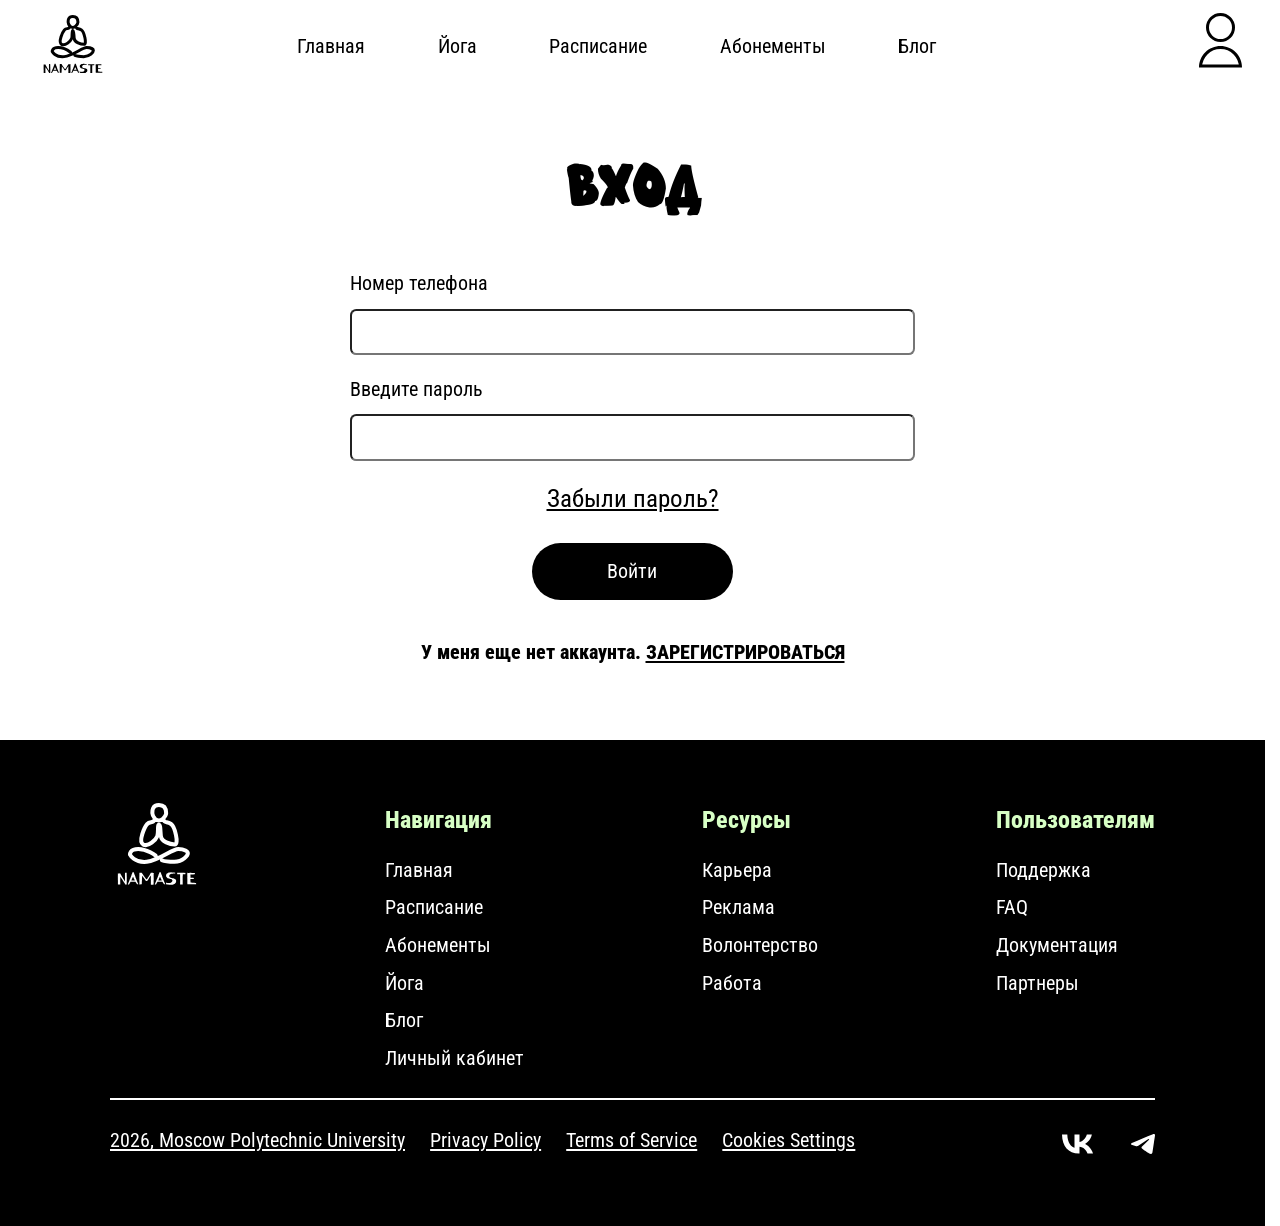
<file: pages/login.html>
<!doctype html>
<html lang="ru">

<head>
  <meta charset="UTF-8" />
  <meta name="viewport" content="width=device-width, initial-scale=1.0" />
  <title>Namaste</title>
  <link rel="stylesheet" href="../css/main.css" />
  <script src="../js/main.js" defer></script>
</head>

<body>
  <header class="header">
    <div class="logo">
      <a href="/">
        <a href="/">
          <img src="../img/logo.svg" alt="Логотип" />
        </a>
      </a>
    </div>

    <nav class="full-menu" id="full-menu">
      <div class="logo logo--menu">
        <img src="../img/logo-white.svg" alt="Логотип" class="logo-white" />
      </div>
      <ul class="full-menu__list">

        <li><a class="full-menu__link" href="/">Главная</a></li>
        <li>
          <a class="full-menu__link" href="../pages/about.html">Йога</a>
        </li>
        <li>
          <a class="full-menu__link" href="../pages/shedule.html">Расписание</a>
        </li>
        <li>
          <a class="full-menu__link" href="../pages/subscription.html">Абонементы</a>
        </li>
        <li><a class="full-menu__link" href="../pages/blog.html">Блог</a></li>
        <li><a class="full-menu__link hidden" href="../pages/profile.html">Личный кабинет</a></li>

      </ul>
    </nav>

    <button class="burger" id="burger">
      <span class="burger__line"></span>
      <span class="burger__line"></span>
      <span class="burger__line"></span>
    </button>

    <a href="../pages/profile.html" class="btn__login">
      <img src="../img/profile.svg" alt="" />
    </a>
  </header>
  <main>
    <section class="section container">
      <form class="form-login">
        <h1 class="title_black">Вход</h1>
        <label class="form__label">
          Номер телефона
          <input type="tel" class="form__input-login" />
        </label>
        <label class="form__label">
          Введите пароль
          <input type="password" class="form__input-login" />
        </label>
        <a href="#" class="form__forget-pwd">Забыли пароль?</a>
        <button class="btn btn-action btn__form" type="submit">Войти</button>
      </form>
      <p class="form__text">
        У меня еще нет аккаунта.
        <a class="form__link" href="./registr.html">Зарегистрироваться</a>
      </p>
    </section>
  </main>
  <footer class="footer">
    <div class="container footer-cont">
      <div class="footer-cont__top">
        <a href="/">
          <img src="../img/logo-white.svg" alt="logo" />
        </a>
        <div class="footer__block">
          <h3 class="footer__title">Навигация</h3>
          <ul class="footer__list">
            <li class="footer__item">
              <a class="link" href="/">Главная</a>
            </li>
            <li class="footer__item">
              <a class="link" href="../pages/shedule.html">Расписание</a>
            </li>
            <li class="footer__item">
              <a class="link" href="../pages/subscription.html">Абонементы</a>
            </li>
            <li class="footer__item">
              <a class="link" href="../pages/about.html">Йога</a>
            </li>
            <li class="footer__item">
              <a class="link" href="../pages/blog.html">Блог</a>
            </li>
            <li class="footer__item">
              <a class="link" href="../pages/profile.html">Личный кабинет</a>
            </li>
          </ul>
        </div>
        <div class="footer__block">
          <h3 class="footer__title">Ресурсы</h3>
          <ul class="footer__list">
            <li class="footer__item">
              <a class="link" href="#">Карьера</a>
            </li>
            <li class="footer__item">
              <a class="link" href="#">Реклама</a>
            </li>
            <li class="footer__item">
              <a class="link" href="#">Волонтерство</a>
            </li>
            <li class="footer__item">
              <a class="link" href="#">Работа</a>
            </li>
          </ul>
        </div>
        <div class="footer__block">
          <h3 class="footer__title">Пользователям</h3>
          <ul class="footer__list">
            <li class="footer__item">
              <a class="link" href="#">Поддержка</a>
            </li>
            <li class="footer__item">
              <a class="link" href="#">FAQ</a>
            </li>
            <li class="footer__item">
              <a class="link" href="#">Документация</a>
            </li>
            <li class="footer__item">
              <a class="link" href="#">Партнеры</a>
            </li>
          </ul>
        </div>
      </div>
      <div class="footer__line"></div>
      <div class="footer__end">
        <ul class="footer__list-end">
          <li class="footer__item">
            <a class="footer__doc" href="#">2026, Moscow Polytechnic University</a>
          </li>
          <li class="footer__item">
            <a class="footer__doc" href="#">Privacy Policy</a>
          </li>
          <li class="footer__item">
            <a class="footer__doc" href="#">Terms of Service</a>
          </li>
          <li class="footer__item">
            <a class="footer__doc" href="#">Cookies Settings</a>
          </li>
        </ul>
        <div class="footer__networks">
          <img src="../img/vk.svg" alt="" class="network-icon" />
          <img src="../img/tg.svg" alt="" class="network-icon" />
        </div>
      </div>
    </div>
  </footer>
</body>

</html>
</file>
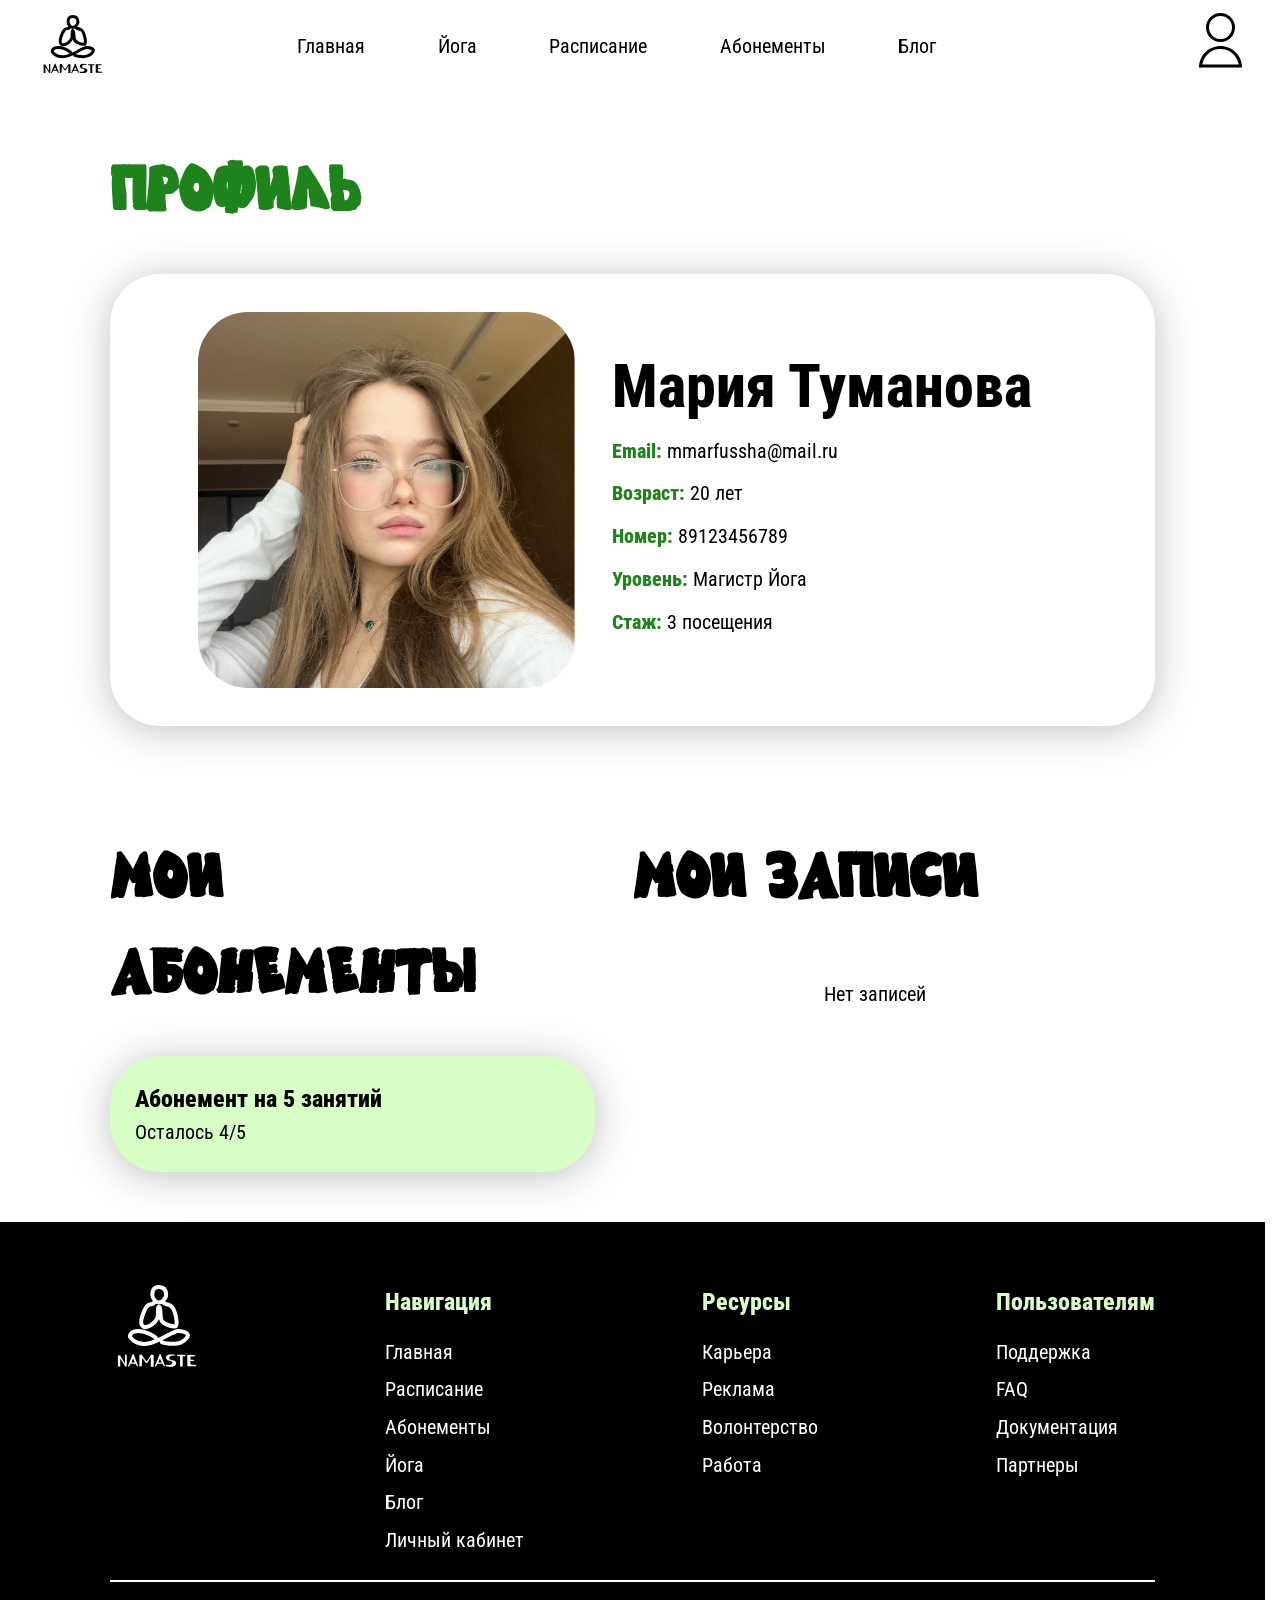
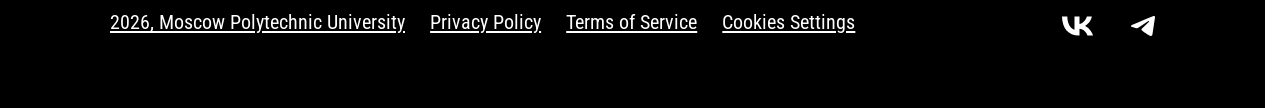
<file: pages/profile.html>
<!doctype html>
<html lang="ru">

<head>
  <meta charset="UTF-8" />
  <meta name="viewport" content="width=device-width, initial-scale=1.0" />
  <title>Namaste</title>
  <link rel="stylesheet" href="../css/main.css" />
  <script src="../js/main.js" defer></script>
</head>

<body>
  <header class="header">
    <div class="logo">
      <a href="/">
        <img src="../img/logo.svg" alt="Логотип" />
      </a>
    </div>

    <nav class="full-menu" id="full-menu">
      <div class="logo logo--menu">
        <img src="../img/logo-white.svg" alt="Логотип" class="logo-white" />
      </div>
      <ul class="full-menu__list">

        <li><a class="full-menu__link" href="/">Главная</a></li>
        <li>
          <a class="full-menu__link" href="../pages/about.html">Йога</a>
        </li>
        <li>
          <a class="full-menu__link" href="../pages/shedule.html">Расписание</a>
        </li>
        <li>
          <a class="full-menu__link" href="../pages/subscription.html">Абонементы</a>
        </li>
        <li><a class="full-menu__link" href="../pages/blog.html">Блог</a></li>
        <li><a class="full-menu__link hidden" href="../pages/profile.html">Личный кабинет</a></li>

      </ul>
    </nav>

    <button class="burger" id="burger">
      <span class="burger__line"></span>
      <span class="burger__line"></span>
      <span class="burger__line"></span>
    </button>

    <a href="../pages/profile.html" class="btn__login">
      <img src="../img/profile.svg" alt="" />
    </a>
  </header>
  <main>
    <div class="container">
      <section class="section">
        <h1 class="title">Профиль</h1>
        <div class="profile">
          <img src="../img/avatar.jpg" alt="" class="profile__img" />
          <div class="profile-content">
            <h2 class="profile__name">Мария Туманова</h2>
            <p class="profile__data">
              Email: <span class="profile__value">mmarfussha@mail.ru</span>
            </p>
            <p class="profile__data">
              Возраст: <span class="profile__value">20 лет</span>
            </p>
            <p class="profile__data">
              Номер: <span class="profile__value">89123456789</span>
            </p>
            <p class="profile__data">
              Уровень: <span class="profile__value">Магистр Йога</span>
            </p>
            <p class="profile__data">
              Стаж: <span class="profile__value">3 посещения</span>
            </p>
          </div>
        </div>
      </section>
      <section class="section section-my-data">
        <div class="my-subscription-box">
          <h2 class="title title_black">Мои абонементы</h2>
          <div class="my-subscription">
            <h3 class="title-3">Абонемент на 5 занятий</h3>
            <p>Осталось 4/5</p>
          </div>
        </div>
        <div class="my-appointments" >
          <h2 class="title title_black">Мои записи</h2>
          <div id="appointments"></div>
        </div>
        <div ></div>
      </section>
    </div>
  </main>
  <footer class="footer">
    <div class="container footer-cont">
      <div class="footer-cont__top">
        <a href="/">
          <img src="../img/logo-white.svg" alt="logo" />
        </a>
        <div class="footer__block">
          <h3 class="footer__title">Навигация</h3>
          <ul class="footer__list">
            <li class="footer__item">
              <a class="link" href="/">Главная</a>
            </li>
            <li class="footer__item">
              <a class="link" href="../pages/shedule.html">Расписание</a>
            </li>
            <li class="footer__item">
              <a class="link" href="../pages/subscription.html">Абонементы</a>
            </li>
            <li class="footer__item">
              <a class="link" href="../pages/about.html">Йога</a>
            </li>
            <li class="footer__item">
              <a class="link" href="../pages/blog.html">Блог</a>
            </li>
            <li class="footer__item">
              <a class="link" href="../pages/profile.html">Личный кабинет</a>
            </li>
          </ul>
        </div>
        <div class="footer__block">
          <h3 class="footer__title">Ресурсы</h3>
          <ul class="footer__list">
            <li class="footer__item">
              <a class="link" href="#">Карьера</a>
            </li>
            <li class="footer__item">
              <a class="link" href="#">Реклама</a>
            </li>
            <li class="footer__item">
              <a class="link" href="#">Волонтерство</a>
            </li>
            <li class="footer__item">
              <a class="link" href="#">Работа</a>
            </li>
          </ul>
        </div>
        <div class="footer__block">
          <h3 class="footer__title">Пользователям</h3>
          <ul class="footer__list">
            <li class="footer__item">
              <a class="link" href="#">Поддержка</a>
            </li>
            <li class="footer__item">
              <a class="link" href="#">FAQ</a>
            </li>
            <li class="footer__item">
              <a class="link" href="#">Документация</a>
            </li>
            <li class="footer__item">
              <a class="link" href="#">Партнеры</a>
            </li>
          </ul>
        </div>
      </div>
      <div class="footer__line"></div>
      <div class="footer__end">
        <ul class="footer__list-end">
          <li class="footer__item">
            <a class="footer__doc" href="#">2026, Moscow Polytechnic University</a>
          </li>
          <li class="footer__item">
            <a class="footer__doc" href="#">Privacy Policy</a>
          </li>
          <li class="footer__item">
            <a class="footer__doc" href="#">Terms of Service</a>
          </li>
          <li class="footer__item">
            <a class="footer__doc" href="#">Cookies Settings</a>
          </li>
        </ul>
        <div class="footer__networks">
          <img src="../img/vk.svg" alt="" class="network-icon" />
          <img src="../img/tg.svg" alt="" class="network-icon" />
        </div>
      </div>
    </div>
  </footer>
</body>
<script>
  const container = document.getElementById('appointments');


  function renderProfile() {
    const container = document.getElementById('appointments');

    const bookings = JSON.parse(localStorage.getItem('bookings')) || [];

    bookings.forEach(item => {
      item.date = new Date(item.date);
    });

    if (!bookings.length) {
      container.innerHTML = '<p class="zero-app">Нет записей</p>';
      return;
    }

    container.innerHTML = bookings.map(cls => {
      const dateStr = `${String(cls.date.getDate()).padStart(2, '0')}.${String(cls.date.getMonth() + 1).padStart(2, '0')}`;

      return `
      <div class="exercise-card">
        <div class="exercise-card__top-wrap">
          <p class="exercise-card__date">
            ${dateStr}<br>
            ${cls.day}
          </p>

          <div class="exercise-card__right-wrap">
            <h3 class="exercise-card__title">
              ${cls.title}, <span class="color-red">${cls.time}</span>
            </h3>
            <p>${cls.trainer}</p>
          </div>
        </div>

        <div class="text-align-center">
          <button class="btn btn_red js-cancel" data-id="${cls.id}">
            Отменить
          </button>
        </div>
      </div>
    `;
    }).join('');
  }

  renderProfile();

  document.addEventListener('click', (e) => {
    if (!e.target.classList.contains('js-cancel')) return;

    const id = Number(e.target.dataset.id);

    let bookings = getBookings().filter(item => item.id !== id);
    saveBookings(bookings);

    renderProfile();
  });
</script>

</html>
</file>
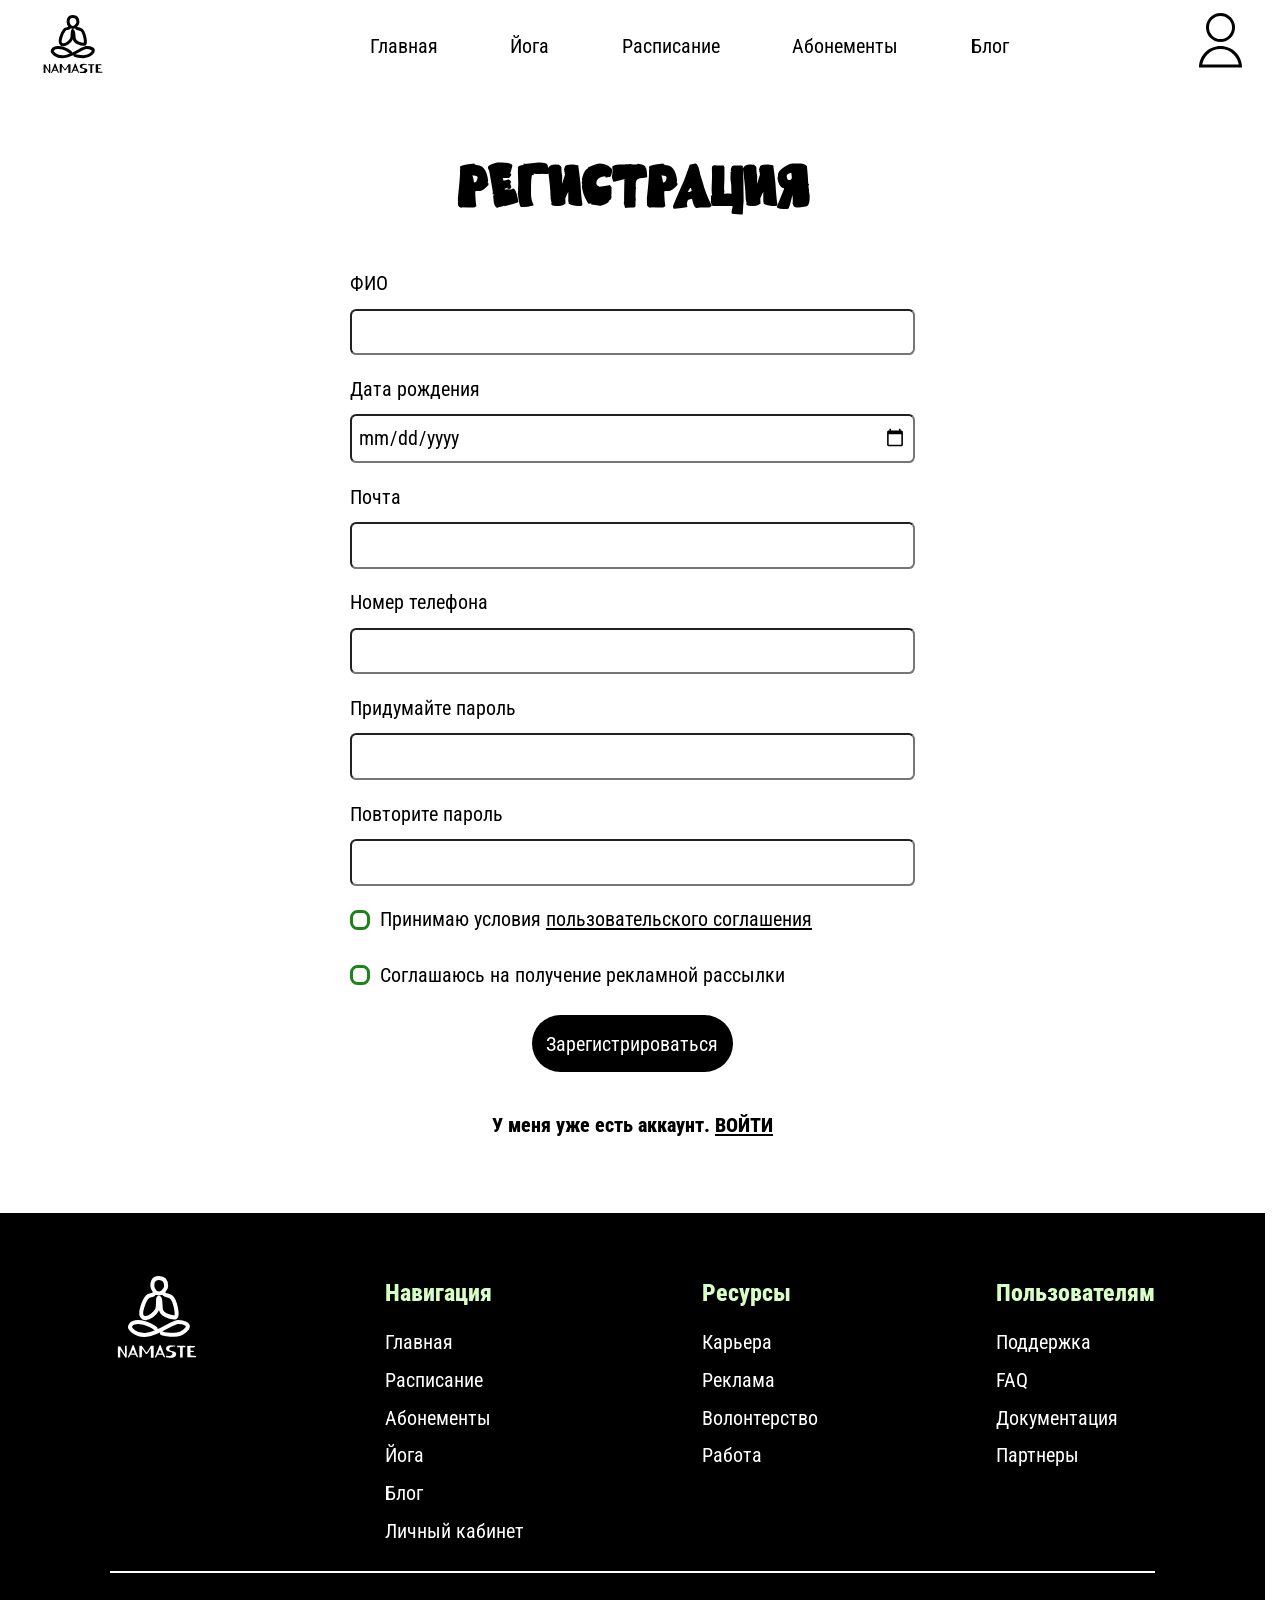
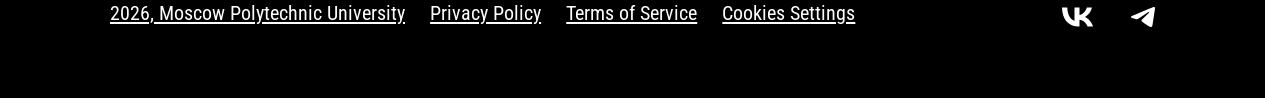
<file: pages/registr.html>
<!doctype html>
<html lang="ru">

<head>
  <meta charset="UTF-8" />
  <meta name="viewport" content="width=device-width, initial-scale=1.0" />
  <title>Namaste</title>
  <link rel="stylesheet" href="../css/main.css" />
  <script src="../js/main.js" defer></script>
</head>

<body>
  <header class="header">
    <div class="logo">
      <a href="/">
        <img src="../img/logo.svg" alt="Логотип" />
      </a>
    </div>

    <nav class="full-menu" id="full-menu">
      <div class="logo logo--menu">
        <img src="../img/logo-white.svg" alt="Логотип" class="logo-white" />
      </div>
      <ul class="full-menu__list">
        <li>
          <a class="full-menu__link hidden" href="../pages/profile.html">Личный кабинет</a>
        </li>

        <li><a class="full-menu__link" href="/">Главная</a></li>
        <li>
          <a class="full-menu__link" href="../pages/about.html">Йога</a>
        </li>
        <li>
          <a class="full-menu__link" href="../pages/shedule.html">Расписание</a>
        </li>
        <li>
          <a class="full-menu__link" href="../pages/subscription.html">Абонементы</a>
        </li>
        <li><a class="full-menu__link" href="../pages/blog.html">Блог</a></li>
      </ul>
    </nav>

    <button class="burger" id="burger">
      <span class="burger__line"></span>
      <span class="burger__line"></span>
      <span class="burger__line"></span>
    </button>

    <a href="../pages/profile.html" class="btn__login">
      <img src="../img/profile.svg" alt="" />
    </a>
  </header>
  <main>
    <section class="section container">
      <form class="form-login">
        <h1 class="title_black">Регистрация</h1>
        <label class="form__label">
          ФИО
          <input type="text" class="form__input-login" />
        </label>
        <label class="form__label">
          Дата рождения
          <input type="date" class="form__input-login" />
        </label>
        <label class="form__label">
          Почта
          <input type="email" class="form__input-login" />
        </label>
        <label class="form__label">
          Номер телефона
          <input type="tel" class="form__input-login" />
        </label>
        <label class="form__label">
          Придумайте пароль
          <input type="password" class="form__input-login" />
        </label>
        <label class="form__label">
          Повторите пароль
          <input type="password" class="form__input-login" />
        </label>

        <label class="form__container-agreement">
          <input class="form__checkbox" type="checkbox" name="agreement" />
          <span class="form__checkbox-box form__checkbox-box-register"></span>
          <p>
            Принимаю условия
            <a class="form__link-agreement" href="#">пользовательского соглашения</a>
          </p>
        </label>
        <label class="form__container-agreement">
          <input class="form__checkbox" type="checkbox" name="agreement" />
          <span class="form__checkbox-box form__checkbox-box-register"></span>
          <p>Соглашаюсь на получение рекламной рассылки</p>
        </label>

        <button class="btn btn-action btn__form" type="submit">
          Зарегистрироваться
        </button>
      </form>
      <p class="form__text">
        У меня уже есть аккаунт.
        <a class="form__link" href="./login.html">Войти</a>
      </p>
    </section>
  </main>
  <footer class="footer">
    <div class="container footer-cont">
      <div class="footer-cont__top">
        <a href="/">
          <img src="../img/logo-white.svg" alt="logo" />
        </a>
        <div class="footer__block">
          <h3 class="footer__title">Навигация</h3>
          <ul class="footer__list">
            <li class="footer__item">
              <a class="link" href="/">Главная</a>
            </li>
            <li class="footer__item">
              <a class="link" href="../pages/shedule.html">Расписание</a>
            </li>
            <li class="footer__item">
              <a class="link" href="../pages/subscription.html">Абонементы</a>
            </li>
            <li class="footer__item">
              <a class="link" href="../pages/about.html">Йога</a>
            </li>
            <li class="footer__item">
              <a class="link" href="../pages/blog.html">Блог</a>
            </li>
            <li class="footer__item">
              <a class="link" href="../pages/profile.html">Личный кабинет</a>
            </li>
          </ul>
        </div>
        <div class="footer__block">
          <h3 class="footer__title">Ресурсы</h3>
          <ul class="footer__list">
            <li class="footer__item">
              <a class="link" href="#">Карьера</a>
            </li>
            <li class="footer__item">
              <a class="link" href="#">Реклама</a>
            </li>
            <li class="footer__item">
              <a class="link" href="#">Волонтерство</a>
            </li>
            <li class="footer__item">
              <a class="link" href="#">Работа</a>
            </li>
          </ul>
        </div>
        <div class="footer__block">
          <h3 class="footer__title">Пользователям</h3>
          <ul class="footer__list">
            <li class="footer__item">
              <a class="link" href="#">Поддержка</a>
            </li>
            <li class="footer__item">
              <a class="link" href="#">FAQ</a>
            </li>
            <li class="footer__item">
              <a class="link" href="#">Документация</a>
            </li>
            <li class="footer__item">
              <a class="link" href="#">Партнеры</a>
            </li>
          </ul>
        </div>
      </div>
      <div class="footer__line"></div>
      <div class="footer__end">
        <ul class="footer__list-end">
          <li class="footer__item">
            <a class="footer__doc" href="#">2026, Moscow Polytechnic University</a>
          </li>
          <li class="footer__item">
            <a class="footer__doc" href="#">Privacy Policy</a>
          </li>
          <li class="footer__item">
            <a class="footer__doc" href="#">Terms of Service</a>
          </li>
          <li class="footer__item">
            <a class="footer__doc" href="#">Cookies Settings</a>
          </li>
        </ul>
        <div class="footer__networks">
          <img src="../img/vk.svg" alt="" class="network-icon" />
          <img src="../img/tg.svg" alt="" class="network-icon" />
        </div>
      </div>
    </div>
  </footer>
</body>

</html>
</file>
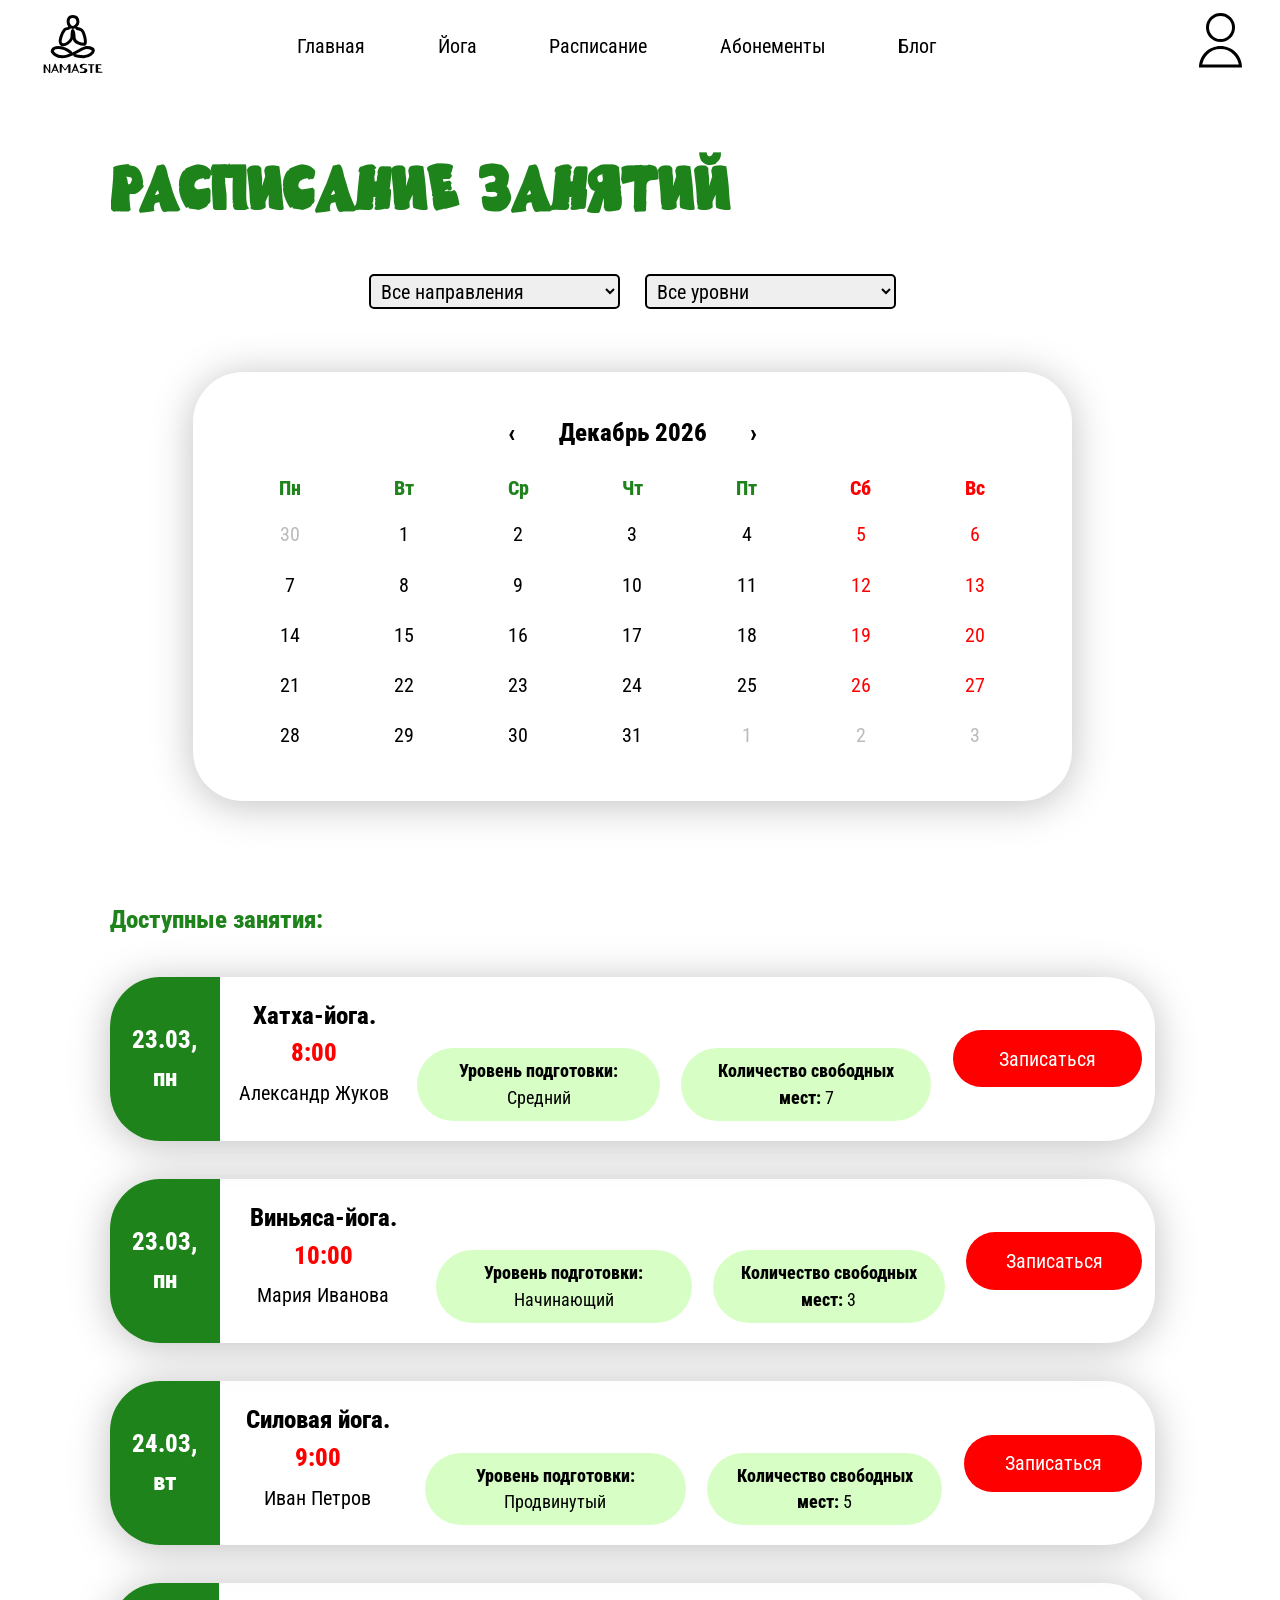
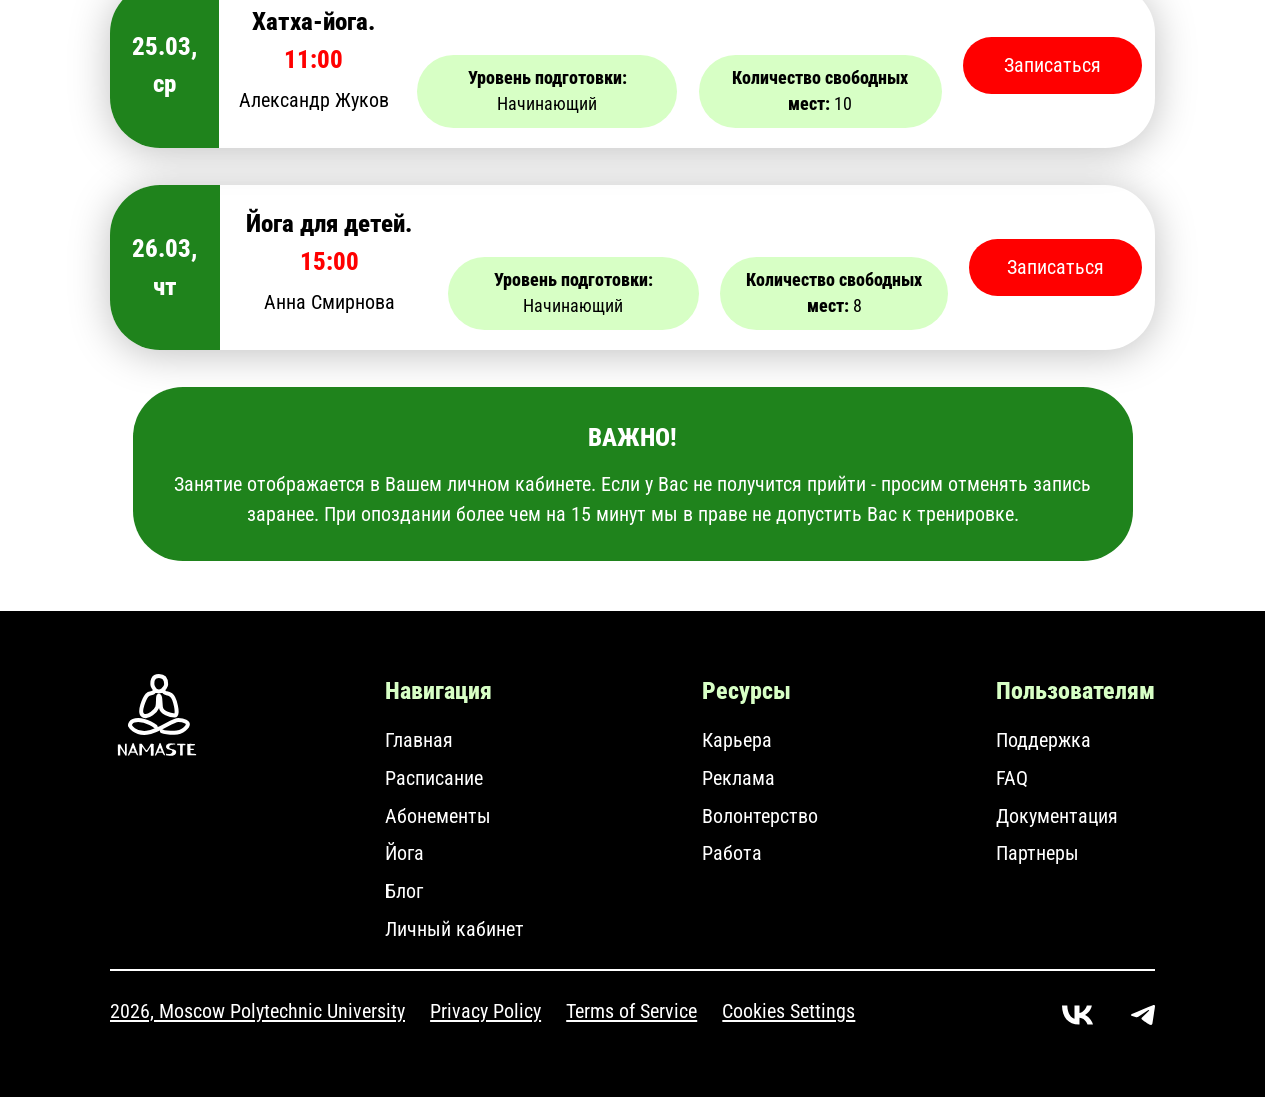
<file: pages/shedule.html>
<!doctype html>
<html lang="ru">

<head>
  <meta charset="UTF-8" />
  <meta name="viewport" content="width=device-width, initial-scale=1.0" />
  <title>Namaste</title>
  <link rel="stylesheet" href="../css/main.css" />
  <script src="../js/main.js" defer></script>
</head>

<body>
  <header class="header">
    <div class="logo">
      <a href="/">
        <img src="../img/logo.svg" alt="Логотип" />
      </a>
    </div>

    <nav class="full-menu" id="full-menu">
      <div class="logo logo--menu">
        <img src="../img/logo-white.svg" alt="Логотип" class="logo-white" />
      </div>
      <ul class="full-menu__list">

        <li><a class="full-menu__link" href="/">Главная</a></li>
        <li>
          <a class="full-menu__link" href="../pages/about.html">Йога</a>
        </li>
        <li>
          <a class="full-menu__link" href="../pages/shedule.html">Расписание</a>
        </li>
        <li>
          <a class="full-menu__link" href="../pages/subscription.html">Абонементы</a>
        </li>
        <li><a class="full-menu__link" href="../pages/blog.html">Блог</a></li>
        <li><a class="full-menu__link hidden" href="../pages/profile.html">Личный кабинет</a></li>

      </ul>
    </nav>

    <button class="burger" id="burger">
      <span class="burger__line"></span>
      <span class="burger__line"></span>
      <span class="burger__line"></span>
    </button>

    <a href="../pages/profile.html" class="btn__login">
      <img src="../img/profile.svg" alt="" />
    </a>
  </header>
  <main>
    <div class="container">
      <section class="section">
        <h1 class="title">Расписание занятий</h1>
        <div class="selects">
          <select name="directions" id="directions-select" class="shedule-select">
            <option value="">Все направления</option>
            <option value="hatha-yoga">Хатха-йога</option>
            <option value="strong-yoga">Силовая йога</option>
            <option value="vinyasa-yoga">Виньяса-йога</option>
            <option value="children-yoga">Йога для детей</option>
          </select>
          <select name="level" id="level-select" class="shedule-select">
            <option value="">Все уровни</option>
            <option value="Начинающий">Начинающий</option>
            <option value="Средний">Средний</option>
            <option value="Продвинутый">Продвинутый</option>
          </select>
        </div>

        <div class="calendar">
          <div class="calendar__nav">
            <button class="calendar__nav-btn" id="prev">‹</button>
            <span id="calendar__month-title"></span>
            <button class="calendar__nav-btn" id="next">›</button>
          </div>

          <div class="calendar__grid" id="calendar-grid"></div>
        </div>
      </section>
      <section class="section">
        <h2 class="shedule-title">Доступные занятия:</h2>
        <div id="cards-container"></div>

        <div class="warning-card">
          <h2 class="warning-card__title">Важно!</h2>
          <p>
            Занятие отображается в Вашем личном кабинете. Если у Вас не
            получится прийти - просим отменять запись заранее. При опоздании
            более чем на 15 минут мы в праве не допустить Вас к тренировке.
          </p>
        </div>
      </section>
    </div>
  </main>
  <footer class="footer">
    <div class="container footer-cont">
      <div class="footer-cont__top">
        <a href="/">
          <img src="../img/logo-white.svg" alt="logo" />
        </a>
        <div class="footer__block">
          <h3 class="footer__title">Навигация</h3>
          <ul class="footer__list">
            <li class="footer__item">
              <a class="link" href="/">Главная</a>
            </li>
            <li class="footer__item">
              <a class="link" href="../pages/shedule.html">Расписание</a>
            </li>
            <li class="footer__item">
              <a class="link" href="../pages/subscription.html">Абонементы</a>
            </li>
            <li class="footer__item">
              <a class="link" href="../pages/about.html">Йога</a>
            </li>
            <li class="footer__item">
              <a class="link" href="../pages/blog.html">Блог</a>
            </li>
            <li class="footer__item">
              <a class="link" href="../pages/profile.html">Личный кабинет</a>
            </li>
          </ul>
        </div>
        <div class="footer__block">
          <h3 class="footer__title">Ресурсы</h3>
          <ul class="footer__list">
            <li class="footer__item">
              <a class="link" href="#">Карьера</a>
            </li>
            <li class="footer__item">
              <a class="link" href="#">Реклама</a>
            </li>
            <li class="footer__item">
              <a class="link" href="#">Волонтерство</a>
            </li>
            <li class="footer__item">
              <a class="link" href="#">Работа</a>
            </li>
          </ul>
        </div>
        <div class="footer__block">
          <h3 class="footer__title">Пользователям</h3>
          <ul class="footer__list">
            <li class="footer__item">
              <a class="link" href="#">Поддержка</a>
            </li>
            <li class="footer__item">
              <a class="link" href="#">FAQ</a>
            </li>
            <li class="footer__item">
              <a class="link" href="#">Документация</a>
            </li>
            <li class="footer__item">
              <a class="link" href="#">Партнеры</a>
            </li>
          </ul>
        </div>
      </div>
      <div class="footer__line"></div>
      <div class="footer__end">
        <ul class="footer__list-end">
          <li class="footer__item">
            <a class="footer__doc" href="#">2026, Moscow Polytechnic University</a>
          </li>
          <li class="footer__item">
            <a class="footer__doc" href="#">Privacy Policy</a>
          </li>
          <li class="footer__item">
            <a class="footer__doc" href="#">Terms of Service</a>
          </li>
          <li class="footer__item">
            <a class="footer__doc" href="#">Cookies Settings</a>
          </li>
        </ul>
        <div class="footer__networks">
          <img src="../img/vk.svg" alt="" class="network-icon" />
          <img src="../img/tg.svg" alt="" class="network-icon" />
        </div>
      </div>
    </div>
  </footer>
</body>

</html>
</file>
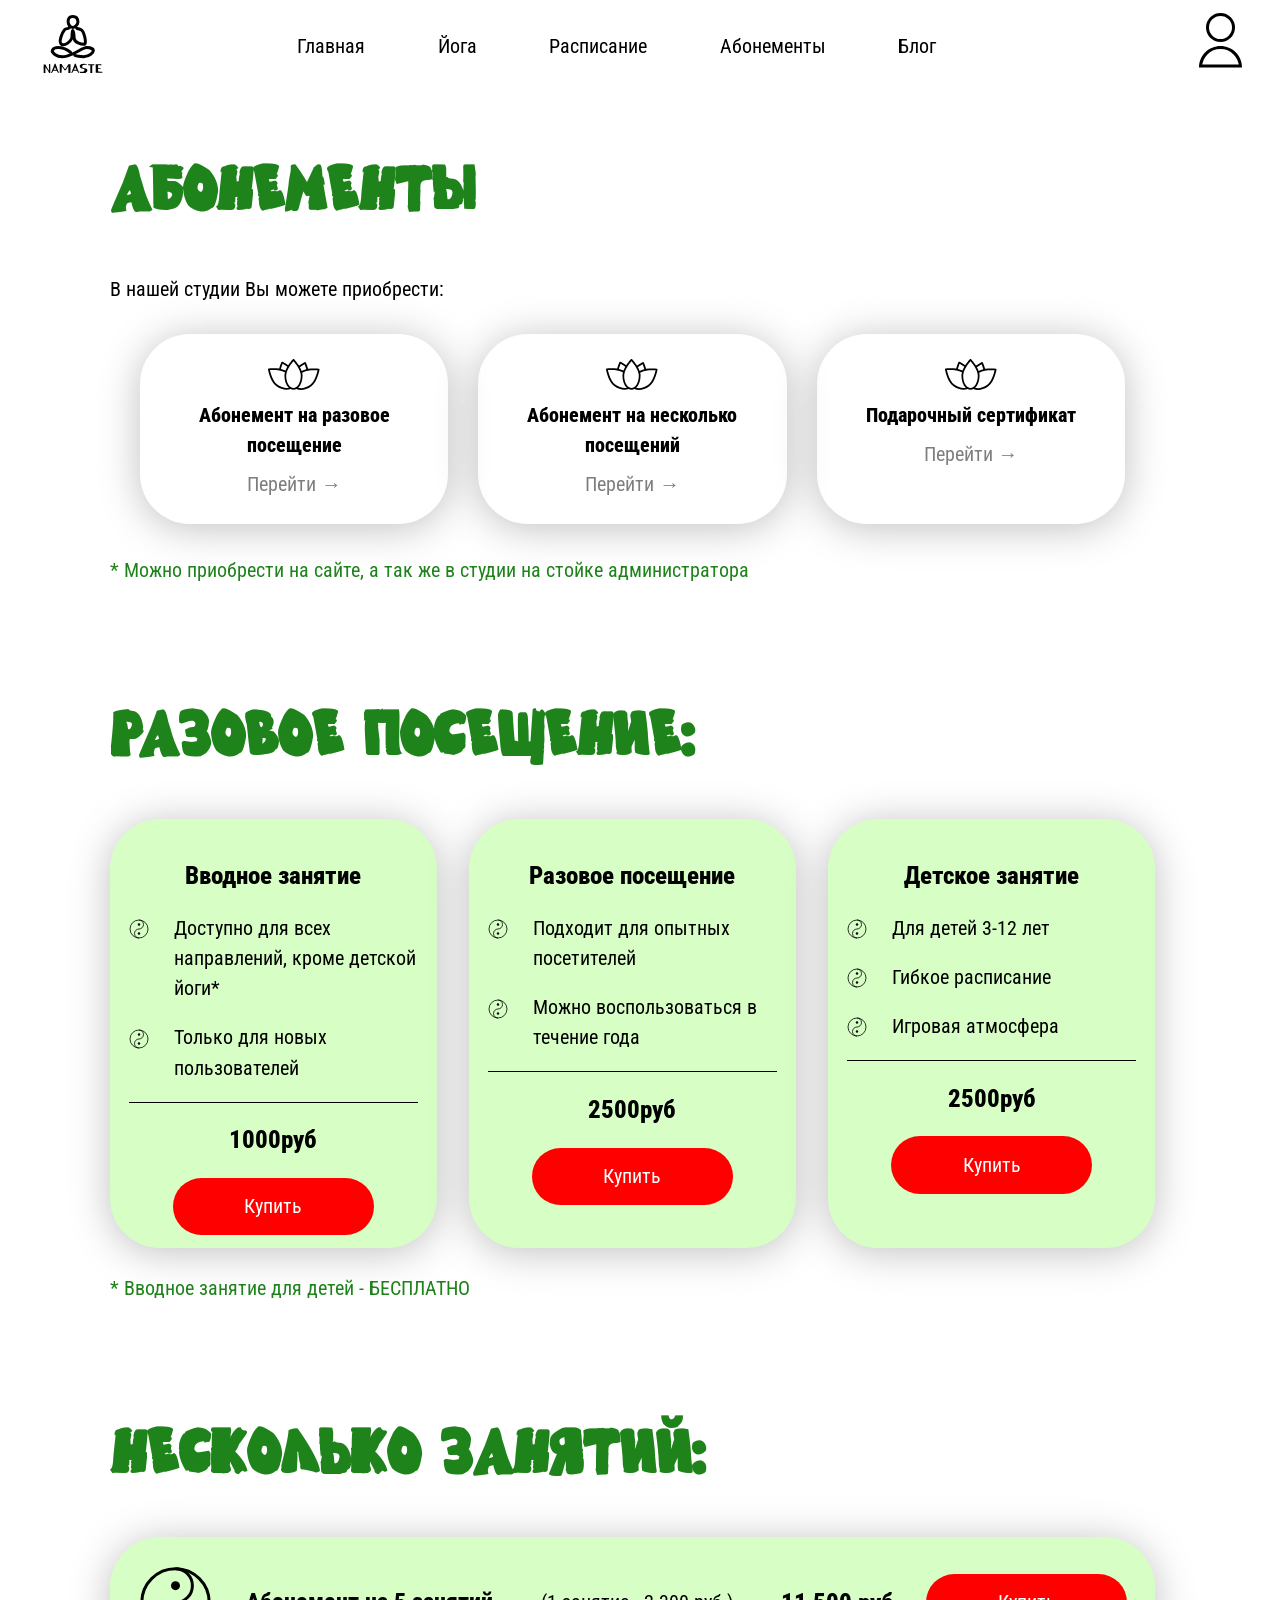
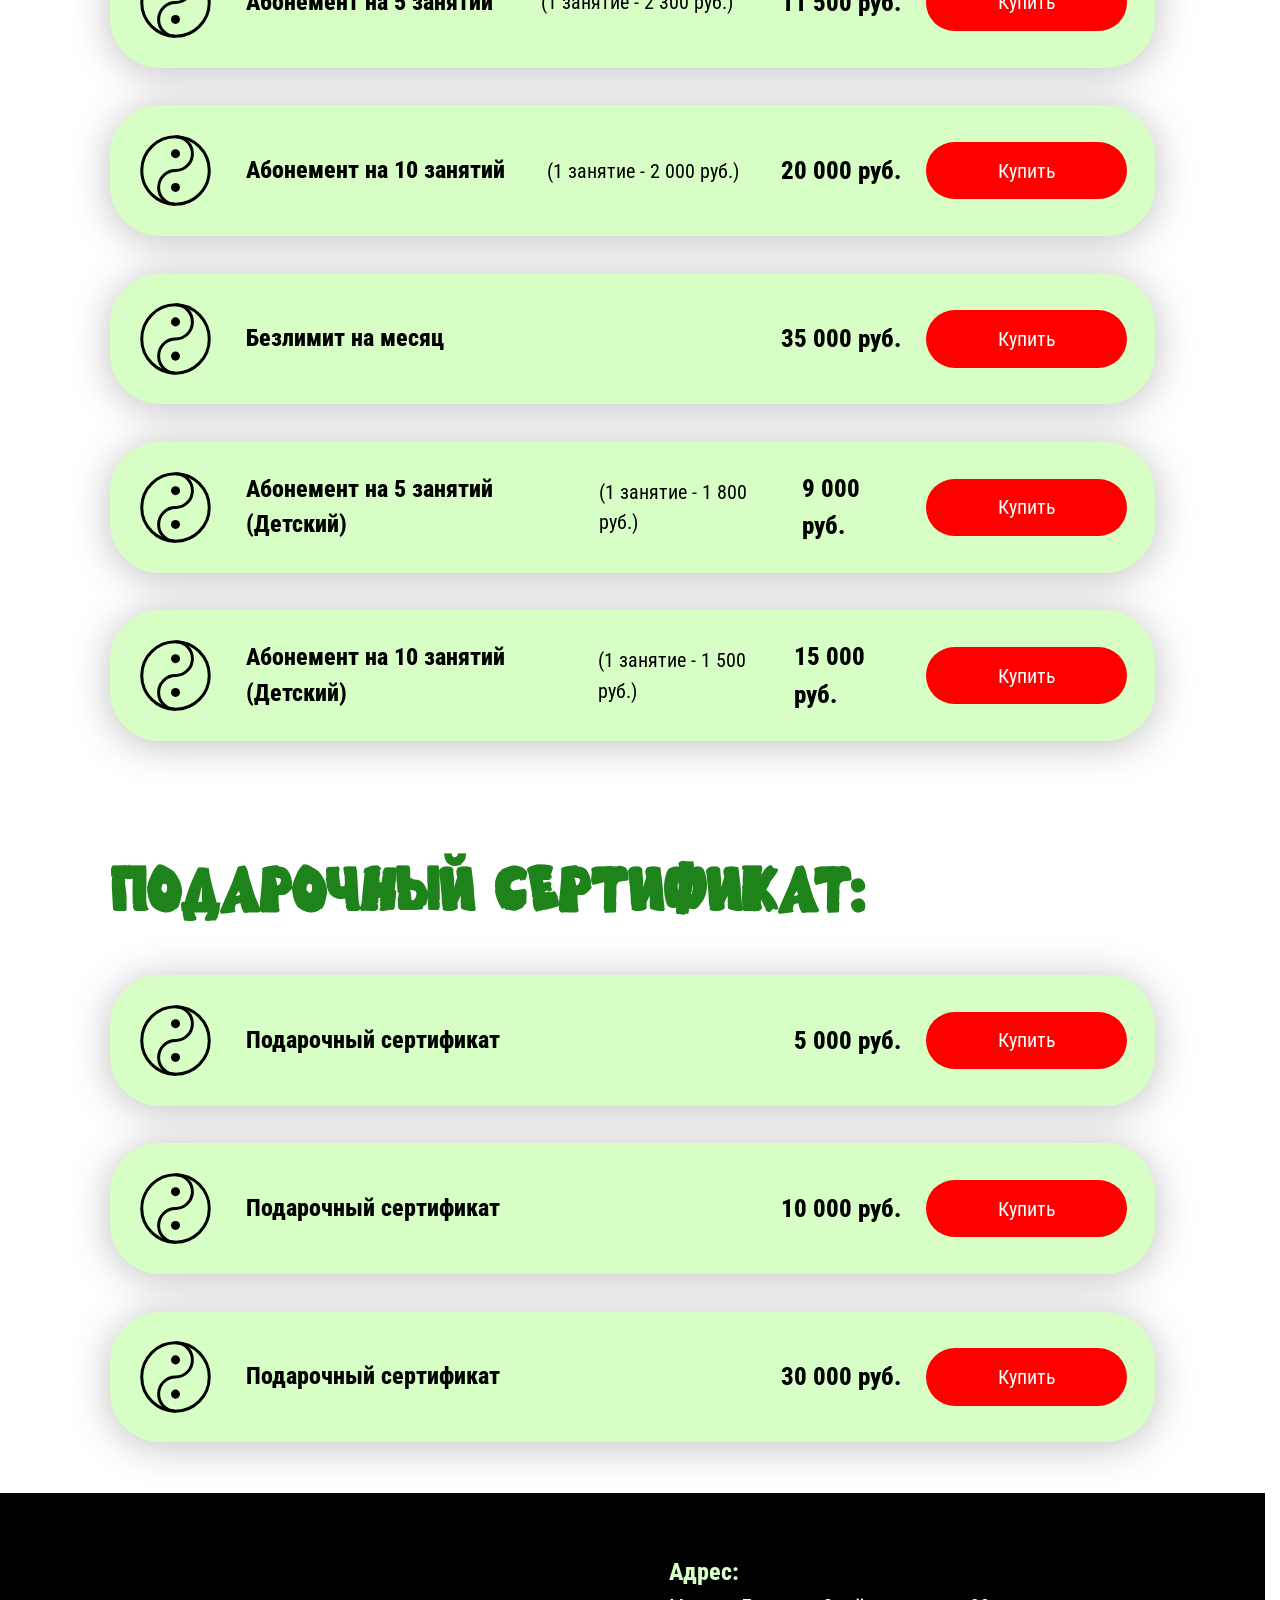
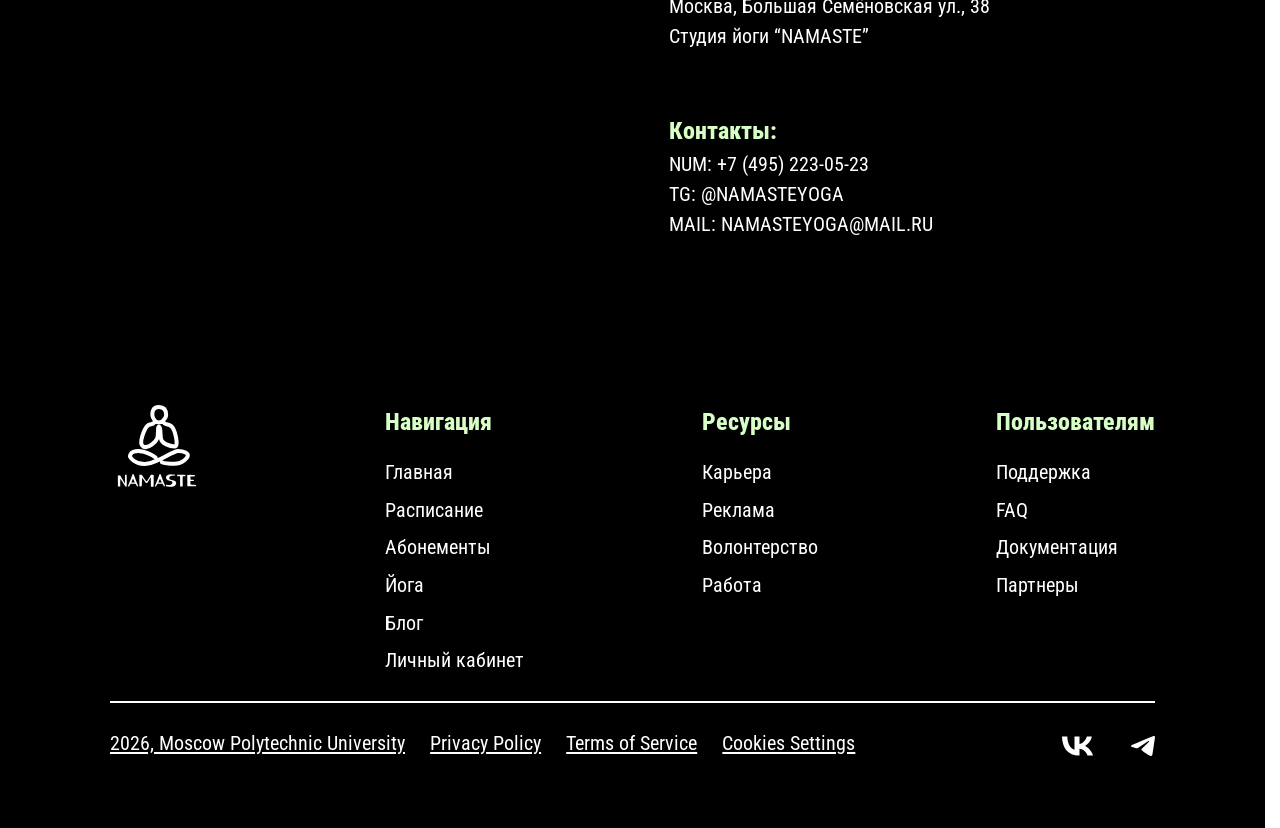
<file: pages/subscription.html>
<!doctype html>
<html lang="ru">

<head>
  <meta charset="UTF-8" />
  <meta name="viewport" content="width=device-width, initial-scale=1.0" />
  <title>Namaste</title>
  <link rel="stylesheet" href="../css/main.css" />
  <script src="../js/main.js" defer></script>
</head>

<body>
  <header class="header">
    <div class="logo">
      <a href="/">
        <img src="../img/logo.svg" alt="Логотип" />
      </a>
    </div>

    <nav class="full-menu" id="full-menu">
      <div class="logo logo--menu">
        <img src="../img/logo-white.svg" alt="Логотип" class="logo-white" />
      </div>
      <ul class="full-menu__list">

        <li><a class="full-menu__link" href="/">Главная</a></li>
        <li>
          <a class="full-menu__link" href="../pages/about.html">Йога</a>
        </li>
        <li>
          <a class="full-menu__link" href="../pages/shedule.html">Расписание</a>
        </li>
        <li>
          <a class="full-menu__link" href="../pages/subscription.html">Абонементы</a>
        </li>
        <li><a class="full-menu__link" href="../pages/blog.html">Блог</a></li>
        <li><a class="full-menu__link hidden" href="../pages/profile.html">Личный кабинет</a></li>

      </ul>
    </nav>

    <button class="burger" id="burger">
      <span class="burger__line"></span>
      <span class="burger__line"></span>
      <span class="burger__line"></span>
    </button>

    <a href="../pages/profile.html" class="btn__login">
      <img src="../img/profile.svg" alt="" />
    </a>
  </header>
  <main>
    <div class="container">
      <section class="section">
        <h1 class="title">Абонементы</h1>
        <p class="">В нашей студии Вы можете приобрести:</p>
        <div class="subscription-cards">
          <div class="subscription-card">
            <img src="../img/subscription-page/lotos.svg" alt="" class="subscription-card__img" />
            <h2 class="subscription-card__title">
              Абонемент на разовое посещение
            </h2>
            <a class="subscription-card__link" href="#one-time-visit">Перейти →</a>
          </div>
          <div class="subscription-card">
            <img src="../img/subscription-page/lotos.svg" alt="" class="subscription-card__img" />
            <h2 class="subscription-card__title">
              Абонемент на несколько посещений
            </h2>
            <a class="subscription-card__link" href="#some-exercise">Перейти →</a>
          </div>
          <div class="subscription-card">
            <img src="../img/subscription-page/lotos.svg" alt="" class="subscription-card__img" />
            <h2 class="subscription-card__title">Подарочный сертификат</h2>
            <a class="subscription-card__link" href="#present-sert">Перейти →</a>
          </div>
        </div>
        <p class="text-green">
          * Можно приобрести на сайте, а так же в студии на стойке
          администратора
        </p>
      </section>
      <section class="section">
        <h2 class="title" id="one-time-visit">Разовое посещение:</h2>
        <div class="visit-cards">
          <div class="visit-card">
            <h3 class="visit-card__title">Вводное занятие</h3>
            <div class="paragraph-wrapper">
              <img class="visit-card__img" src="../img/subscription-page/visit-icon.svg" alt="" />
              <p>Доступно для всех направлений, кроме детской йоги*</p>
            </div>
            <div class="paragraph-wrapper">
              <img class="visit-card__img" src="../img/subscription-page/visit-icon.svg" alt="" />
              <p>Только для новых пользователей</p>
            </div>
            <div class="line"></div>
            <p class="visit-card__price">1000руб</p>
            <div class="text-align-center">
              <button class="btn btn_red btn-buy">Купить</button>
            </div>
          </div>
          <div class="visit-card">
            <h3 class="visit-card__title">Разовое посещение</h3>
            <div class="paragraph-wrapper">
              <img class="visit-card__img" src="../img/subscription-page/visit-icon.svg" alt="" />
              <p>Подходит для опытных посетителей</p>
            </div>
            <div class="paragraph-wrapper">
              <img class="visit-card__img" src="../img/subscription-page/visit-icon.svg" alt="" />
              <p>Можно воспользоваться в течение года</p>
            </div>
            <div class="line"></div>
            <p class="visit-card__price">2500руб</p>
            <div class="text-align-center">
              <button class="btn btn_red btn-buy">Купить</button>
            </div>
          </div>
          <div class="visit-card">
            <h3 class="visit-card__title">Детское занятие</h3>
            <div class="paragraph-wrapper">
              <img class="visit-card__img" src="../img/subscription-page/visit-icon.svg" alt="" />
              <p>Для детей 3-12 лет</p>
            </div>
            <div class="paragraph-wrapper">
              <img class="visit-card__img" src="../img/subscription-page/visit-icon.svg" alt="" />
              <p>Гибкое расписание</p>
            </div>
            <div class="paragraph-wrapper">
              <img class="visit-card__img" src="../img/subscription-page/visit-icon.svg" alt="" />
              <p>Игровая атмосфера</p>
            </div>
            <div class="line"></div>
            <p class="visit-card__price">2500руб</p>
            <div class="text-align-center">
              <button class="btn btn_red btn-buy">Купить</button>
            </div>
          </div>
        </div>
        <p class="text-green">* Вводное занятие для детей - БЕСПЛАТНО</p>
      </section>
      <section class="section">
        <h2 class="title" id="some-exercise">Несколько занятий:</h2>
        <div class="exercise-cards">
          <div class="exercise-card">
            <div class="exercise-card__top-wrap">
              <img class="exercise-card__img" src="../img/subscription-page/visit-icon.svg" alt="" />
              <div class="exercise-card__right-wrap">
                <h3 class="exercise-card__title">Абонемент на 5 занятий</h3>
                <p>(1 занятие - 2 300 руб.)</p>
                <p class="exercise-card__price">11 500 руб.</p>
              </div>
            </div>
            <div class="text-align-center">
              <button class="btn btn_red btn-buy">Купить</button>
            </div>
          </div>
          <div class="exercise-card">
            <div class="exercise-card__top-wrap">
              <img class="exercise-card__img" src="../img/subscription-page/visit-icon.svg" alt="" />
              <div class="exercise-card__right-wrap">
                <h3 class="exercise-card__title">Абонемент на 10 занятий</h3>
                <p>(1 занятие - 2 000 руб.)</p>
                <p class="exercise-card__price">20 000 руб.</p>
              </div>
            </div>
            <div class="text-align-center">
              <button class="btn btn_red btn-buy">Купить</button>
            </div>
          </div>
          <div class="exercise-card">
            <div class="exercise-card__top-wrap">
              <img class="exercise-card__img" src="../img/subscription-page/visit-icon.svg" alt="" />
              <div class="exercise-card__right-wrap">
                <h3 class="exercise-card__title">Безлимит на месяц</h3>
                <p></p>
                <p class="exercise-card__price">35 000 руб.</p>
              </div>
            </div>
            <div class="text-align-center">
              <button class="btn btn_red btn-buy">Купить</button>
            </div>
          </div>
          <div class="exercise-card">
            <div class="exercise-card__top-wrap">
              <img class="exercise-card__img" src="../img/subscription-page/visit-icon.svg" alt="" />
              <div class="exercise-card__right-wrap">
                <h3 class="exercise-card__title">
                  Абонемент на 5 занятий (Детский)
                </h3>
                <p>(1 занятие - 1 800 руб.)</p>
                <p class="exercise-card__price">9 000 руб.</p>
              </div>
            </div>
            <div class="text-align-center">
              <button class="btn btn_red btn-buy">Купить</button>
            </div>
          </div>
          <div class="exercise-card">
            <div class="exercise-card__top-wrap">
              <img class="exercise-card__img" src="../img/subscription-page/visit-icon.svg" alt="" />
              <div class="exercise-card__right-wrap">
                <h3 class="exercise-card__title">
                  Абонемент на 10 занятий (Детский)
                </h3>
                <p>(1 занятие - 1 500 руб.)</p>
                <p class="exercise-card__price">15 000 руб.</p>
              </div>
            </div>
            <div class="text-align-center">
              <button class="btn btn_red btn-buy">Купить</button>
            </div>
          </div>
        </div>
      </section>
      <section class="section">
        <h2 class="title" id="present-sert">Подарочный сертификат:</h2>
        <div class="exercise-cards">
          <div class="exercise-card card-present">
            <div class="exercise-card__top-wrap">
              <img class="exercise-card__img" src="../img/subscription-page/visit-icon.svg" alt="" />
              <div class="exercise-card__right-wrap">
                <h3 class="exercise-card__title">Подарочный сертификат</h3>
                <p class="exercise-card__price">5 000 руб.</p>
              </div>
            </div>
            <div class="text-align-center">
              <button class="btn btn_red btn-buy">Купить</button>
            </div>
          </div>
          <div class="exercise-card card-present">
            <div class="exercise-card__top-wrap">
              <img class="exercise-card__img" src="../img/subscription-page/visit-icon.svg" alt="" />
              <div class="exercise-card__right-wrap">
                <h3 class="exercise-card__title">Подарочный сертификат</h3>
                <p class="exercise-card__price">10 000 руб.</p>
              </div>
            </div>
            <div class="text-align-center">
              <button class="btn btn_red btn-buy">Купить</button>
            </div>
          </div>
          <div class="exercise-card card-present">
            <div class="exercise-card__top-wrap">
              <img class="exercise-card__img" src="../img/subscription-page/visit-icon.svg" alt="" />
              <div class="exercise-card__right-wrap">
                <h3 class="exercise-card__title">Подарочный сертификат</h3>
                <p class="exercise-card__price">30 000 руб.</p>
              </div>
            </div>
            <div class="text-align-center">
              <button class="btn btn_red btn-buy">Купить</button>
            </div>
          </div>
        </div>
      </section>
    </div>
    <section class="section-contacts">
      <div class="container contacts">
        <ul class="contact-list">
          <h3 class="contact-title">Адрес:</h3>
          <li>Москва, Большая Семёновская ул., 38</li>
          <li>Студия йоги “NAMASTE”</li>
        </ul>
        <ul class="contact-list">
          <h3 class="contact-title">Контакты:</h3>
          <li>NUM: +7 (495) 223-05-23</li>
          <li>TG: @NAMASTEYOGA</li>
          <li>MAIL: NAMASTEYOGA@MAIL.RU</li>
        </ul>
      </div>
      <div class="map-wrapper">
        <iframe src="https://yandex.ru/map-widget/v1/?ll=37.712398%2C55.781358&z=17&pt=37.712398%2C55.781358,pm2blm"
          width="100%" height="450" frameborder="0" allowfullscreen="true">
        </iframe>
      </div>
    </section>
    <div class="modal" id="modal">
      <div class="modal__overlay" id="modal-overlay"></div>

      <div class="modal__content">
        <button class="modal__close" id="modal-close">×</button>

        <h3 class="modal__title">Оформление покупки</h3>

        <form class="modal__form" novalidate>
          <label class="form__label">
            Фамилия
            <input type="text" class="form__input" placeholder="Туманова" />
          </label>
          <label class="form__label">
            Имя
            <input type="text" class="form__input" placeholder="Мария" />
          </label>
          <label class="form__label">
            Телефон
            <input type="tel" class="form__input" placeholder="+71234567890" />
          </label>
          <label class="form__label">
            Почта
            <input type="email" class="form__input" placeholder="example@mail.ru" />
          </label>

          <label class="form__container-agreement">
            <input type="checkbox" class="form__checkbox" />
            <span class="form__checkbox-box"></span>
            <p>Согласен с условиями</p>
          </label>
          <div class="text-center">
            <button class="btn btn_action" type="submit">Оплатить</button>

          </div>
        </form>
      </div>
    </div>
  </main>
  <footer class="footer">
    <div class="container footer-cont">
      <div class="footer-cont__top">
        <a href="/">
          <img src="../img/logo-white.svg" alt="logo" />
        </a>
        <div class="footer__block">
          <h3 class="footer__title">Навигация</h3>
          <ul class="footer__list">
            <li class="footer__item">
              <a class="link" href="/">Главная</a>
            </li>
            <li class="footer__item">
              <a class="link" href="../pages/shedule.html">Расписание</a>
            </li>
            <li class="footer__item">
              <a class="link" href="../pages/subscription.html">Абонементы</a>
            </li>
            <li class="footer__item">
              <a class="link" href="../pages/about.html">Йога</a>
            </li>
            <li class="footer__item">
              <a class="link" href="../pages/blog.html">Блог</a>
            </li>
            <li class="footer__item">
              <a class="link" href="../pages/profile.html">Личный кабинет</a>
            </li>
          </ul>
        </div>
        <div class="footer__block">
          <h3 class="footer__title">Ресурсы</h3>
          <ul class="footer__list">
            <li class="footer__item">
              <a class="link" href="#">Карьера</a>
            </li>
            <li class="footer__item">
              <a class="link" href="#">Реклама</a>
            </li>
            <li class="footer__item">
              <a class="link" href="#">Волонтерство</a>
            </li>
            <li class="footer__item">
              <a class="link" href="#">Работа</a>
            </li>
          </ul>
        </div>
        <div class="footer__block">
          <h3 class="footer__title">Пользователям</h3>
          <ul class="footer__list">
            <li class="footer__item">
              <a class="link" href="#">Поддержка</a>
            </li>
            <li class="footer__item">
              <a class="link" href="#">FAQ</a>
            </li>
            <li class="footer__item">
              <a class="link" href="#">Документация</a>
            </li>
            <li class="footer__item">
              <a class="link" href="#">Партнеры</a>
            </li>
          </ul>
        </div>
      </div>
      <div class="footer__line"></div>
      <div class="footer__end">
        <ul class="footer__list-end">
          <li class="footer__item">
            <a class="footer__doc" href="#">2026, Moscow Polytechnic University</a>
          </li>
          <li class="footer__item">
            <a class="footer__doc" href="#">Privacy Policy</a>
          </li>
          <li class="footer__item">
            <a class="footer__doc" href="#">Terms of Service</a>
          </li>
          <li class="footer__item">
            <a class="footer__doc" href="#">Cookies Settings</a>
          </li>
        </ul>
        <div class="footer__networks">
          <img src="../img/vk.svg" alt="" class="network-icon" />
          <img src="../img/tg.svg" alt="" class="network-icon" />
        </div>
      </div>
    </div>
  </footer>
</body>
<script>
  const modal = document.getElementById('modal');
  const overlay = document.getElementById('modal-overlay');
  const closeBtn = document.getElementById('modal-close');

  // все кнопки "Купить"
  const buyButtons = document.querySelectorAll('.btn-buy');

  buyButtons.forEach(btn => {
    btn.addEventListener('click', () => {
      modal.classList.add('is-open');
    });
  });

  // закрытие
  function closeModal() {
    modal.classList.remove('is-open');
  }

  overlay.addEventListener('click', closeModal);
  closeBtn.addEventListener('click', closeModal);

  const form = document.querySelector('.modal__form');
    const status = document.createElement('p');
    status.classList.add('form__status');
    form.appendChild(status);

    const inputs = {
      lastName: form.querySelectorAll('input')[0],
      firstName: form.querySelectorAll('input')[1],
      phone: form.querySelectorAll('input')[2],
      email: form.querySelectorAll('input')[3],
      agreement: form.querySelector('.form__checkbox')
    };

    function validateLastName() {
      if (inputs.lastName.value.trim().length < 2) {
        inputs.lastName.classList.add('error');
        return false;
      }
      inputs.lastName.classList.remove('error');
      return true;
    }

    function validateFirstName() {
      if (inputs.firstName.value.trim().length < 2) {
        inputs.firstName.classList.add('error');
        return false;
      }
      inputs.firstName.classList.remove('error');
      return true;
    }

    function validatePhone() {
      const phoneReg = /^\+?\d{10,15}$/;
      if (!phoneReg.test(inputs.phone.value.trim())) {
        inputs.phone.classList.add('error');
        return false;
      }
      inputs.phone.classList.remove('error');
      return true;
    }

    function validateEmail() {
      const emailReg = /^\S+@\S+\.\S+$/;
      if (!emailReg.test(inputs.email.value.trim())) {
        inputs.email.classList.add('error');
        return false;
      }
      inputs.email.classList.remove('error');
      return true;
    }

    function validateAgreement() {
      const box = inputs.agreement.closest('.form__container-agreement');

      if (!inputs.agreement.checked) {
        box.classList.add('error');
        return false;
      }

      box.classList.remove('error');
      return true;
    }


    inputs.lastName.addEventListener('blur', validateLastName);
    inputs.firstName.addEventListener('blur', validateFirstName);
    inputs.phone.addEventListener('blur', validatePhone);
    inputs.email.addEventListener('blur', validateEmail);


    Object.values(inputs).forEach(el => {
      if (el.type !== 'checkbox') {
        el.addEventListener('input', () => el.classList.remove('error'));
      }
    });

    inputs.agreement.addEventListener('change', () => {
      inputs.agreement.closest('.form__container-agreement')
        .classList.remove('error');
    });


    form.addEventListener('submit', (e) => {
      e.preventDefault();

      const isValid =
        validateLastName() &&
        validateFirstName() &&
        validatePhone() &&
        validateEmail() &&
        validateAgreement();

      showMessage(isValid);
    });


    function showMessage(success) {
      status.textContent = success
        ? ''
        : 'Проверьте форму';

      status.style.color = success ? 'green' : 'red';

      setTimeout(() => {
        status.textContent = '';
      }, 2000);

      if (success) {
        form.reset();
        closeModal();
      }
    }
</script>

</html>
</file>
<file: css/main.css>
@import url("./base/normalize.css");
@import url("./base/fonts.css");
@import url("./abstracts/variables.css");
@import url("./abstracts/utils.css");
@import url("./base/globals.css");

@import url("./components/button.css");
@import url("./components/header.css");
@import url("./components/footer.css");
@import url("./components/exercise-card.css");
@import url("./components/modal.css");

@import url("./pages/main-page.css");
@import url("./pages/about-page.css");
@import url("./pages/blog-page.css");
@import url("./pages/subscription.css");
@import url("./pages/shedule-page.css");
@import url("./pages/login-page.css");
@import url("./pages/profile-page.css");
</file>
